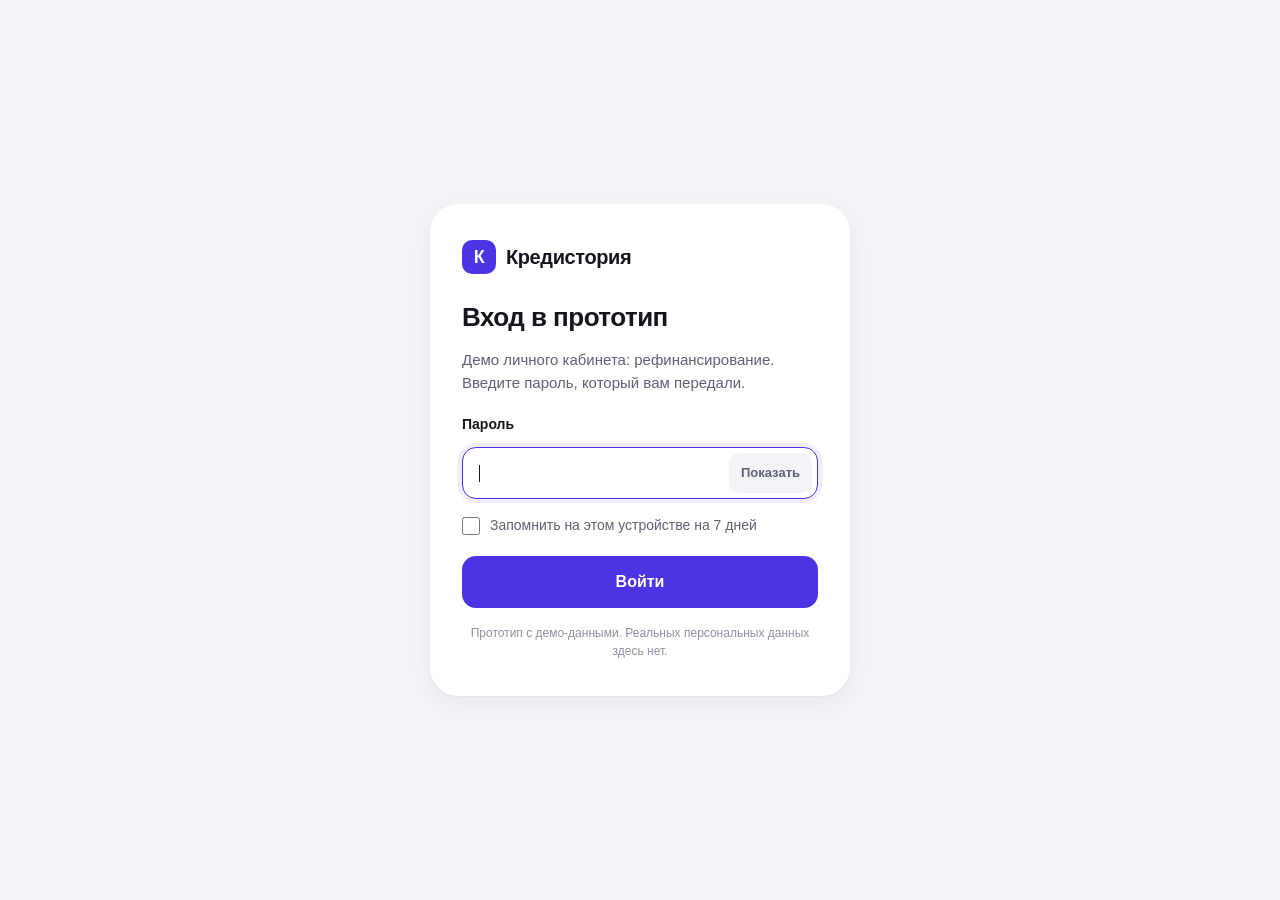
<file: index.html>
<!doctype html>
<html lang="ru">
<head>
  <meta charset="utf-8">
  <meta name="viewport" content="width=device-width, initial-scale=1">
  <meta http-equiv="refresh" content="0; url=refi-prototype-v2/">
  <title>Кабинет Арины · Кредистория</title>
  <link rel="canonical" href="refi-prototype-v2/">
</head>
<body>
  <p><a href="refi-prototype-v2/">Открыть кабинет</a></p>
</body>
</html>
</file>
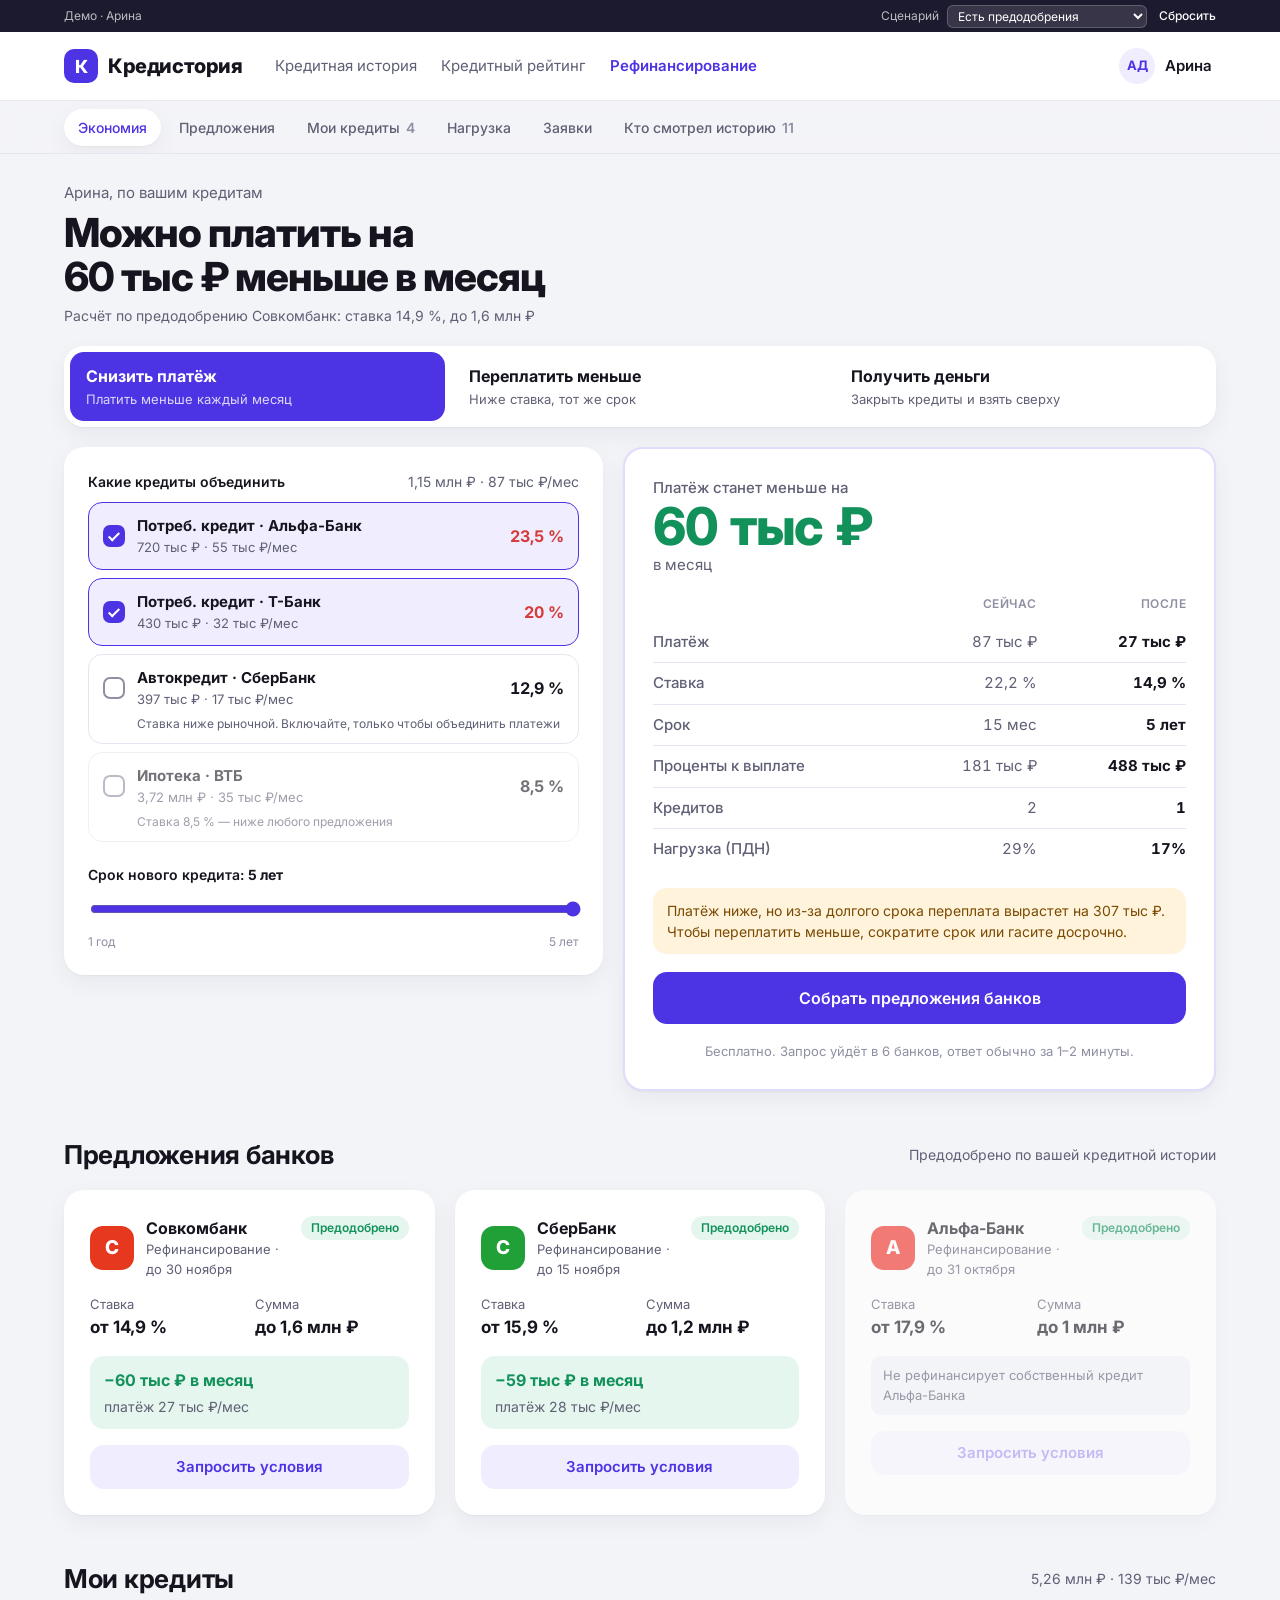
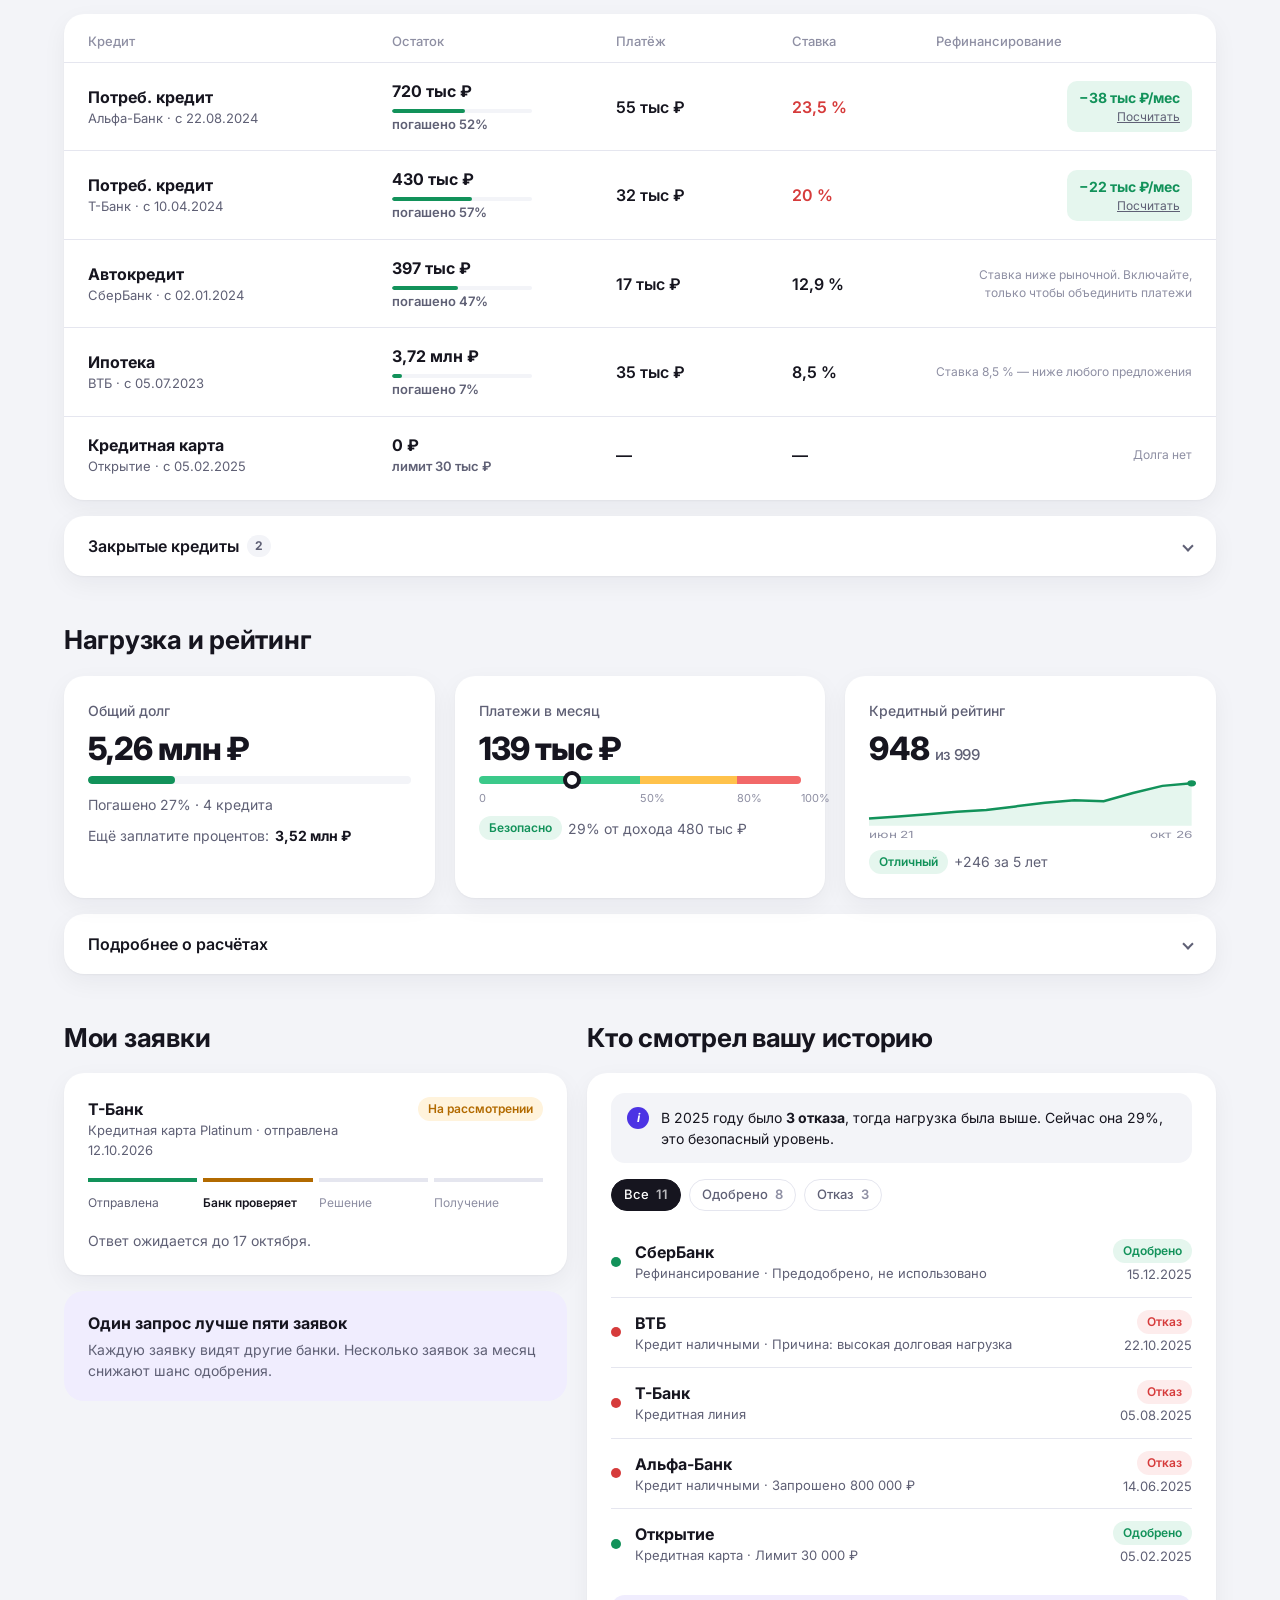
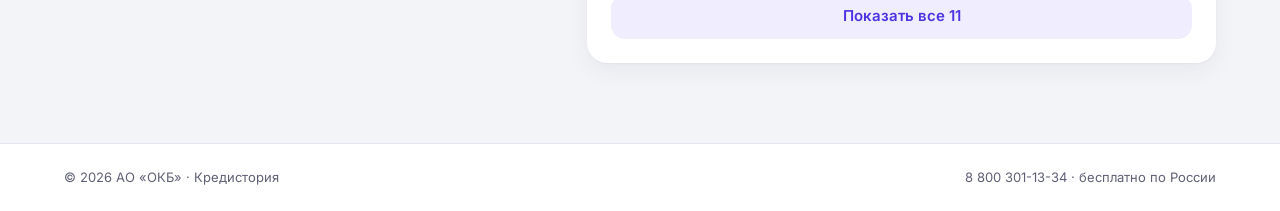
<file: credistory-lk/index.html>
<!doctype html>
<html lang="ru">
<head>
  <meta charset="utf-8">
  <meta name="viewport" content="width=device-width, initial-scale=1, viewport-fit=cover">
  <meta name="theme-color" content="#4C33E4">
  <title>Кабинет Арины · Кредистория</title>
  <link rel="preconnect" href="https://fonts.googleapis.com">
  <link rel="stylesheet" href="https://fonts.googleapis.com/css2?family=Inter:wght@400;500;600;700;800&display=swap">
  <link rel="stylesheet" href="styles.css">
</head>
<body>

  <!-- Демо-полоса: сценарии MVP (предодобрения / запрос по API / все отказали) -->
  <div class="demo-bar">
    <div class="container demo-bar__in">
      <span class="demo-bar__label">Демо · Арина</span>
      <label class="demo-bar__scenario">
        <span>Сценарий</span>
        <select id="scenario">
          <option value="pre">Есть предодобрения</option>
          <option value="api">Без предодобрений, запрос по API</option>
          <option value="decline">Все банки отказали</option>
        </select>
      </label>
      <button class="link-btn" id="resetDemo" type="button">Сбросить</button>
    </div>
  </div>

  <header class="header">
    <div class="container header__in">
      <a class="logo" href="#" aria-label="Кредистория">
        <span class="logo__mark" aria-hidden="true">К</span>
        <span class="logo__text">Кредистория</span>
      </a>
      <nav class="header__nav" aria-label="Основное меню">
        <a href="#">Кредитная история</a>
        <a href="#">Кредитный рейтинг</a>
        <a href="#" class="is-active">Рефинансирование</a>
      </nav>
      <button class="avatar" type="button" id="profileBtn" aria-expanded="false" aria-controls="profilePanel">
        <span class="avatar__circle">АД</span>
        <span class="avatar__name">Арина</span>
      </button>
    </div>
    <div class="profile-panel" id="profilePanel" hidden></div>
  </header>

  <nav class="subnav" aria-label="Разделы кабинета">
    <div class="container subnav__in">
      <a href="#save" class="is-active">Экономия</a>
      <a href="#offers">Предложения</a>
      <a href="#loans">Мои кредиты <b>4</b></a>
      <a href="#load">Нагрузка</a>
      <a href="#apps">Заявки</a>
      <a href="#history">Кто смотрел историю <b>11</b></a>
    </div>
  </nav>

  <main class="container main">

    <!-- 1. ГЛАВНЫЙ БЛОК: сколько можно сэкономить -->
    <section class="save" id="save" aria-labelledby="saveTitle">
      <div class="save__top">
        <p class="save__eyebrow" id="saveEyebrow">Арина, по вашим кредитам</p>
        <h1 class="save__title" id="saveTitle">Можно платить меньше</h1>
        <p class="save__source" id="saveSource"></p>
      </div>

      <div class="goal" role="radiogroup" aria-label="Цель рефинансирования" id="goalSwitch">
        <button type="button" role="radio" class="goal__btn is-active" aria-checked="true" data-goal="pay">
          <b>Снизить платёж</b><small>Платить меньше каждый месяц</small>
        </button>
        <button type="button" role="radio" class="goal__btn" aria-checked="false" data-goal="rate">
          <b>Переплатить меньше</b><small>Ниже ставка, тот же срок</small>
        </button>
        <button type="button" role="radio" class="goal__btn" aria-checked="false" data-goal="cash">
          <b>Получить деньги</b><small>Закрыть кредиты и взять сверху</small>
        </button>
      </div>

      <div class="save__grid">
        <div class="save__controls card">
          <div class="field">
            <div class="field__row">
              <span class="field__label">Какие кредиты объединить</span>
              <span class="muted" id="pickedSum"></span>
            </div>
            <ul class="pick" id="loanPick"></ul>
          </div>
          <div class="field" id="cashField" hidden>
            <label class="field__label" for="cashRange">Деньги сверху: <b id="cashOut"></b></label>
            <input type="range" id="cashRange" min="0" step="50000" value="300000">
            <div class="range-scale"><span>0 ₽</span><span id="cashMax"></span></div>
          </div>
          <div class="field">
            <label class="field__label" for="termRange">Срок нового кредита: <b id="termOut"></b></label>
            <input type="range" id="termRange" min="12" max="60" step="3" value="60">
            <div class="range-scale"><span>1 год</span><span>5 лет</span></div>
          </div>
        </div>

        <div class="save__result card" id="saveResult" aria-live="polite"></div>
      </div>
    </section>

    <!-- 2. Предодобрения / банки -->
    <section class="section" id="offers" aria-labelledby="offersTitle">
      <div class="section__head">
        <h2 id="offersTitle" class="h2">Предложения банков</h2>
        <span class="muted" id="offersHint"></span>
      </div>
      <div class="offers" id="offersList"></div>
    </section>

    <!-- 3. Кредиты: точки входа в рефинансирование -->
    <section class="section" id="loans" aria-labelledby="loansTitle">
      <div class="section__head">
        <h2 id="loansTitle" class="h2">Мои кредиты</h2>
        <span class="muted" id="loansSummary"></span>
      </div>
      <div class="card table-card">
        <div class="ltable" id="loansTable" role="table" aria-label="Действующие кредиты"></div>
      </div>
      <details class="details card">
        <summary>Закрытые кредиты <b class="count">2</b></summary>
        <div class="details__body" id="closedLoans"></div>
      </details>
    </section>

    <!-- 4. Нагрузка -->
    <section class="section" id="load" aria-labelledby="loadTitle">
      <div class="section__head"><h2 id="loadTitle" class="h2">Нагрузка и рейтинг</h2></div>
      <div class="kpis" id="kpis"></div>
      <details class="details card">
        <summary>Подробнее о расчётах</summary>
        <div class="details__body" id="loadDetails"></div>
      </details>
    </section>

    <!-- 5. Заявки + история -->
    <div class="two-col">
      <section class="section" id="apps" aria-labelledby="appsTitle">
        <div class="section__head"><h2 id="appsTitle" class="h2">Мои заявки</h2></div>
        <div class="stack" id="appsList"></div>
      </section>

      <section class="section" id="history" aria-labelledby="histTitle">
        <div class="section__head"><h2 id="histTitle" class="h2">Кто смотрел вашу историю</h2></div>
        <div class="card hist">
          <div class="insight" id="histInsight"></div>
          <div class="chips chips--sm" id="histFilter" role="tablist" aria-label="Фильтр запросов">
            <button class="chip is-active" data-f="all" role="tab" aria-selected="true">Все <b>11</b></button>
            <button class="chip" data-f="ok" role="tab" aria-selected="false">Одобрено <b>8</b></button>
            <button class="chip" data-f="no" role="tab" aria-selected="false">Отказ <b>3</b></button>
          </div>
          <ul class="timeline" id="histList"></ul>
          <button class="btn btn--secondary btn--block" id="histMore" type="button">Показать все 11</button>
        </div>
      </section>
    </div>
  </main>

  <footer class="footer">
    <div class="container footer__in">
      <span>© 2026 АО «ОКБ» · Кредистория</span>
      <span>8 800 301-13-34 · бесплатно по России</span>
    </div>
  </footer>

  <div class="sticky-cta" id="stickyCta">
    <div>
      <div class="sticky-cta__label" id="stickyLabel">Экономия</div>
      <div class="sticky-cta__value" id="stickyValue"></div>
    </div>
    <button class="btn btn--primary" type="button" data-start>Собрать предложения</button>
  </div>

  <!-- Флоу запроса: проверка → ожидание ответов → выбор → переход к партнёру -->
  <dialog class="sheet sheet--flow" id="flow" aria-labelledby="flowTitle">
    <div class="sheet__body" id="flowBody"></div>
  </dialog>

  <script src="data.js"></script>
  <script src="app.js"></script>
</body>
</html>
</file>
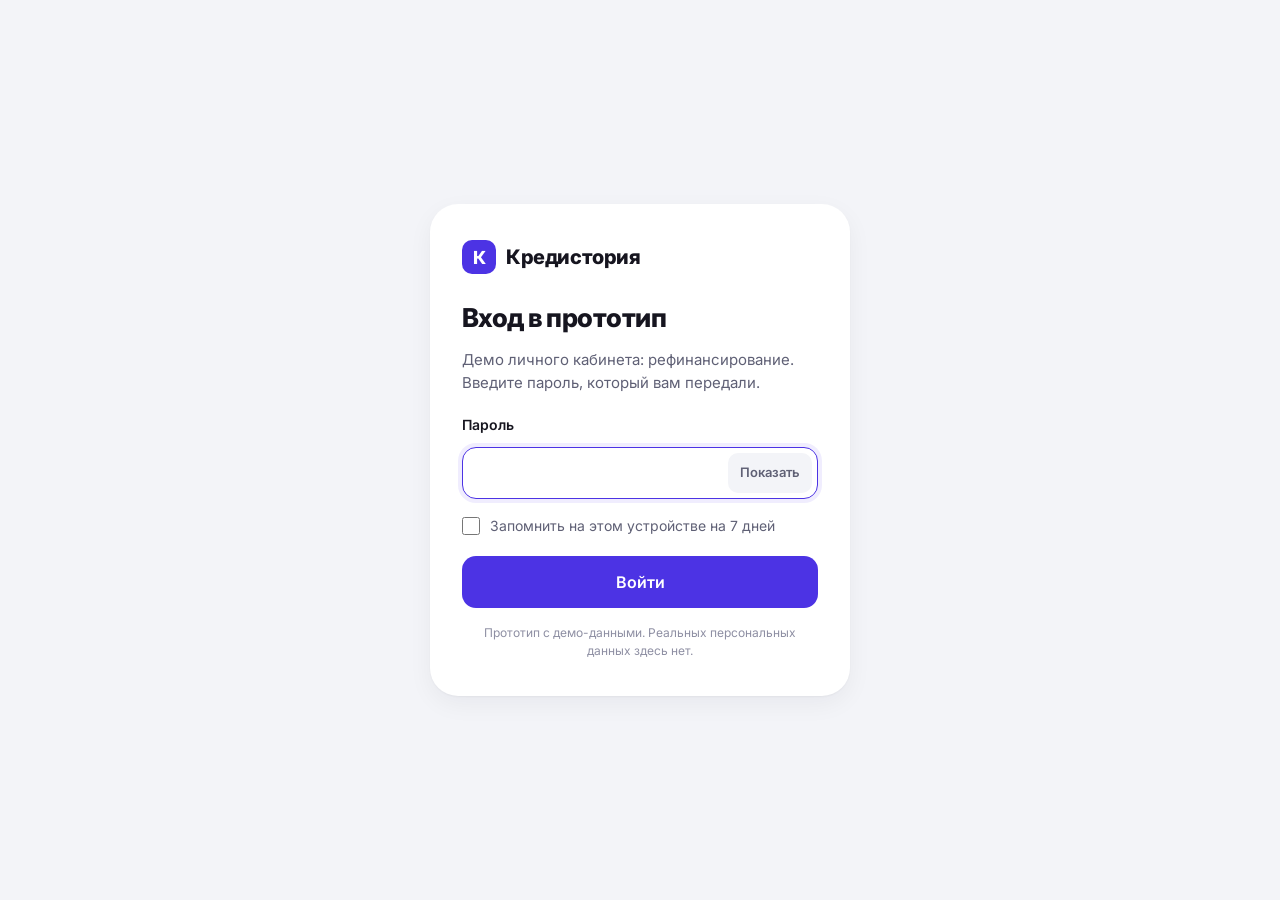
<file: refi-prototype-v2/index.html>
<!doctype html>
<html lang="ru">
<head>
  <meta charset="utf-8">
  <meta name="viewport" content="width=device-width, initial-scale=1, viewport-fit=cover">
  <meta name="theme-color" content="#4C33E4">
  <title>Кабинет Арины · Кредистория</title>
  <meta name="robots" content="noindex, nofollow">
  <link rel="preconnect" href="https://fonts.googleapis.com">
  <link rel="stylesheet" href="https://fonts.googleapis.com/css2?family=Inter:wght@400;500;600;700;800&display=swap">
  <link rel="stylesheet" href="styles.css">
</head>
<body>

  <!-- Экран входа по паролю. Пароль проверяется по SHA-256 из auth.js -->
  <div class="gate" id="gate">
    <form class="gate__card" id="gateForm" autocomplete="off" novalidate>
      <div class="logo gate__logo">
        <span class="logo__mark" aria-hidden="true">К</span>
        <span class="logo__text">Кредистория</span>
      </div>
      <h1 class="gate__title">Вход в прототип</h1>
      <p class="gate__sub">Демо личного кабинета: рефинансирование. Введите пароль, который вам передали.</p>
      <label class="gate__label" for="gatePass">Пароль</label>
      <div class="gate__field">
        <input type="password" id="gatePass" name="password" autocomplete="current-password" required>
        <button type="button" class="gate__eye" id="gateEye" aria-label="Показать пароль">Показать</button>
      </div>
      <p class="gate__error" id="gateError" role="alert" hidden></p>
      <label class="consent gate__remember"><input type="checkbox" id="gateRemember"> <span>Запомнить на этом устройстве на 7 дней</span></label>
      <button class="btn btn--primary btn--lg btn--block" type="submit" id="gateSubmit">Войти</button>
      <p class="gate__fine">Прототип с демо-данными. Реальных персональных данных здесь нет.</p>
    </form>
  </div>

  <div id="app" hidden>

  <!-- Демо-полоса: сценарии MVP (предодобрения / запрос по API / все отказали) -->
  <div class="demo-bar">
    <div class="container demo-bar__in">
      <span class="demo-bar__label">Демо · Арина</span>
      <label class="demo-bar__scenario">
        <span>Сценарий</span>
        <select id="scenario">
          <option value="pre">Есть предодобрения</option>
          <option value="api">Без предодобрений, запрос по API</option>
          <option value="decline">Все банки отказали</option>
        </select>
      </label>
      <button class="link-btn" id="showSurvey" type="button">Показать опрос</button>
      <button class="link-btn" id="resetDemo" type="button">Сбросить</button>
    </div>
  </div>

  <header class="header">
    <div class="container header__in">
      <a class="logo" href="#" aria-label="Кредистория">
        <span class="logo__mark" aria-hidden="true">К</span>
        <span class="logo__text">Кредистория</span>
      </a>
      <nav class="header__nav" aria-label="Основное меню">
        <a href="#">Кредитная история</a>
        <a href="#">Кредитный рейтинг</a>
        <a href="#" class="is-active">Рефинансирование</a>
      </nav>
      <button class="avatar" type="button" id="profileBtn" aria-expanded="false" aria-controls="profilePanel">
        <span class="avatar__circle">АД</span>
        <span class="avatar__name">Арина</span>
      </button>
    </div>
    <div class="profile-panel" id="profilePanel" hidden></div>
  </header>

  <nav class="subnav" aria-label="Разделы кабинета">
    <div class="container subnav__in">
      <a href="#save" class="is-active">Экономия</a>
      <a href="#offers">Предложения</a>
      <a href="#loans">Мои кредиты <b id="navLoans">4</b></a>
      <a href="#load">Нагрузка</a>
      <a href="#apps">Заявки</a>
      <a href="#history">Кто смотрел историю <b id="navHist">11</b></a>
    </div>
  </nav>

  <main class="container main">

    <!-- 1. ГЛАВНЫЙ БЛОК: сколько можно сэкономить -->
    <section class="save" id="save" aria-labelledby="saveTitle">
      <div class="save__top">
        <p class="save__eyebrow" id="saveEyebrow"></p>
        <h1 class="save__title" id="saveTitle"></h1>
        <ul class="pre-banks" id="preBanks" aria-label="Предодобрения по банкам"></ul>
        <p class="save__source" id="saveSource"></p>
      </div>

      <div class="goal-wrap">
        <p class="goal__q" id="goalQ">Что для вас важно? Можно выбрать несколько</p>
        <div class="goal" role="group" aria-labelledby="goalQ" id="goalSwitch">
          <button type="button" class="goal__btn is-active" aria-pressed="true" data-goal="pay">
            <span class="goal__check" aria-hidden="true"></span>
            <span><b>Меньше платёж</b><small>Платить меньше каждый месяц</small></span>
          </button>
          <button type="button" class="goal__btn" aria-pressed="false" data-goal="rate">
            <span class="goal__check" aria-hidden="true"></span>
            <span><b>Ниже ставка</b><small>Переплатить меньше за весь срок</small></span>
          </button>
          <button type="button" class="goal__btn" aria-pressed="false" data-goal="cash">
            <span class="goal__check" aria-hidden="true"></span>
            <span><b>Больше денег</b><small>Закрыть кредиты и взять сверху</small></span>
          </button>
        </div>
      </div>

      <div class="save__grid">
        <div class="save__controls card">
          <div class="field">
            <div class="field__row">
              <span class="field__label">Какие кредиты объединить</span>
              <span class="muted" id="pickedSum"></span>
            </div>
            <ul class="pick" id="loanPick"></ul>
          </div>
          <div class="field" id="cashField" hidden>
            <label class="field__label" for="cashRange">Деньги сверху: <b id="cashOut"></b></label>
            <input type="range" id="cashRange" min="0" step="50000" value="300000">
            <div class="range-scale"><span>0 ₽</span><span id="cashMax"></span></div>
          </div>
          <div class="field">
            <label class="field__label" for="termRange">Срок нового кредита: <b id="termOut"></b> <span class="term-hint" id="termHint"></span></label>
            <input type="range" id="termRange" min="12" max="60" step="3" value="60">
            <div class="range-scale"><span>1 год</span><span>5 лет</span></div>
          </div>
        </div>

        <div class="save__result card" id="saveResult" aria-live="polite"></div>
      </div>
    </section>

    <!-- Ненавязчивый опрос: кредит в банке, который клиент смотрел у нас, но оформил не по нашей ссылке -->
    <aside class="survey card" id="survey" aria-labelledby="surveyTitle" hidden></aside>

    <!-- 2. Предодобрения / банки -->
    <section class="section" id="offers" aria-labelledby="offersTitle">
      <div class="section__head">
        <h2 id="offersTitle" class="h2">Предодобренные предложения</h2>
        <span class="muted" id="offersHint"></span>
      </div>
      <div class="offers" id="offersList"></div>
    </section>

    <!-- 3. Кредиты: точки входа в рефинансирование -->
    <section class="section" id="loans" aria-labelledby="loansTitle">
      <div class="section__head">
        <h2 id="loansTitle" class="h2">Мои кредиты</h2>
        <span class="muted" id="loansSummary"></span>
      </div>
      <div class="card table-card">
        <div class="ltable" id="loansTable" role="table" aria-label="Действующие кредиты"></div>
      </div>
      <details class="details card">
        <summary>Закрытые кредиты <b class="count">2</b></summary>
        <div class="details__body" id="closedLoans"></div>
      </details>
    </section>

    <!-- 4. Нагрузка -->
    <section class="section" id="load" aria-labelledby="loadTitle">
      <div class="section__head"><h2 id="loadTitle" class="h2">Нагрузка и рейтинг</h2></div>
      <div class="kpis" id="kpis"></div>
      <details class="details card">
        <summary>Подробнее о расчётах</summary>
        <div class="details__body" id="loadDetails"></div>
      </details>
    </section>

    <!-- 5. Заявки + история -->
    <div class="two-col">
      <section class="section" id="apps" aria-labelledby="appsTitle">
        <div class="section__head"><h2 id="appsTitle" class="h2">Мои заявки</h2></div>
        <div class="stack" id="appsList"></div>
      </section>

      <section class="section" id="history" aria-labelledby="histTitle">
        <div class="section__head"><h2 id="histTitle" class="h2">Кто смотрел вашу историю</h2></div>
        <div class="card hist">
          <div class="insight" id="histInsight"></div>
          <div class="chips chips--sm" id="histFilter" role="tablist" aria-label="Фильтр запросов">
            <button class="chip is-active" data-f="all" role="tab" aria-selected="true">Все <b id="hcAll"></b></button>
            <button class="chip" data-f="ok" role="tab" aria-selected="false">Одобрено <b id="hcOk"></b></button>
            <button class="chip" data-f="no" role="tab" aria-selected="false">Отказ <b id="hcNo"></b></button>
          </div>
          <ul class="timeline" id="histList"></ul>
          <button class="btn btn--secondary btn--block" id="histMore" type="button">Показать все</button>
        </div>
      </section>
    </div>
  </main>

  <footer class="footer">
    <div class="container footer__in">
      <span>© 2026 АО «ОКБ» · Кредистория</span>
      <span>8 800 301-13-34 · бесплатно по России</span>
    </div>
  </footer>

  <div class="sticky-cta" id="stickyCta">
    <div>
      <div class="sticky-cta__label" id="stickyLabel">Экономия</div>
      <div class="sticky-cta__value" id="stickyValue"></div>
    </div>
    <button class="btn btn--primary" type="button" data-start>Собрать предложения</button>
  </div>

  <!-- Флоу запроса: проверка → ожидание ответов → выбор → переход к партнёру -->
  <dialog class="sheet sheet--flow" id="flow" aria-labelledby="flowTitle">
    <div class="sheet__body" id="flowBody"></div>
  </dialog>

  </div><!-- /#app -->

  <script src="data.js"></script>
  <script src="app.js"></script>
  <script src="auth.js"></script>
</body>
</html>
</file>
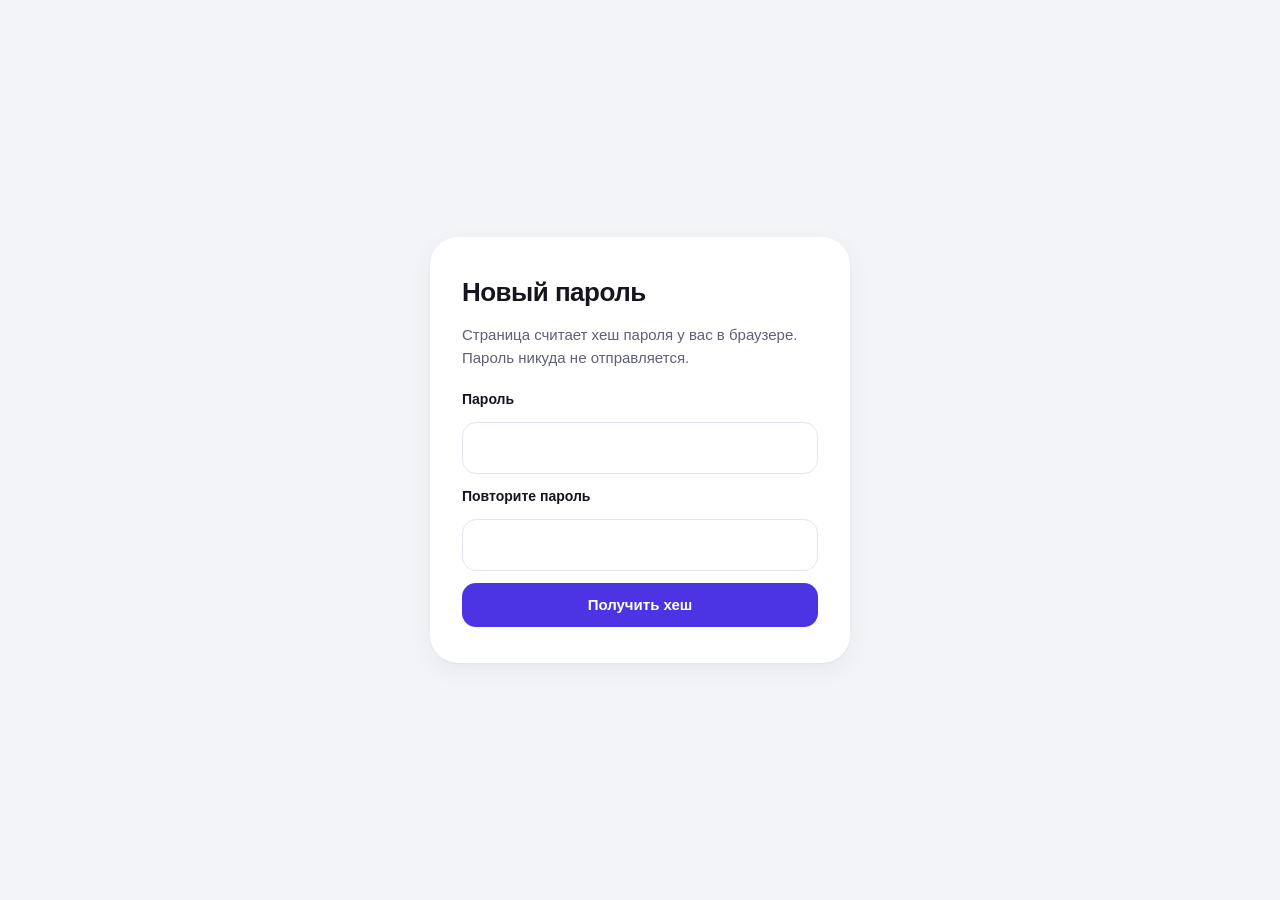
<file: refi-prototype-v2/set-password.html>
<!doctype html>
<html lang="ru">
<head>
  <meta charset="utf-8">
  <meta name="viewport" content="width=device-width, initial-scale=1">
  <meta name="robots" content="noindex, nofollow">
  <title>Смена пароля прототипа</title>
  <link rel="stylesheet" href="styles.css">
  <style>
    .out { font-family: ui-monospace, Menlo, Consolas, monospace; font-size: 13px; word-break: break-all; background: var(--bg); padding: 12px; border-radius: var(--r-sm); }
    .steps-text { font-size: 14px; color: var(--text-2); padding-left: 18px; margin: 0; display: flex; flex-direction: column; gap: 4px; }
    code { background: var(--bg); padding: 1px 6px; border-radius: 6px; }
  </style>
</head>
<body data-auth="tool">
  <!-- Служебная страница: не публикуйте её вместе с прототипом (или удалите после смены пароля) -->
  <div class="gate" id="gate">
    <form class="gate__card" id="f" novalidate>
      <h1 class="gate__title">Новый пароль</h1>
      <p class="gate__sub">Страница считает хеш пароля у вас в браузере. Пароль никуда не отправляется.</p>
      <label class="gate__label" for="p1">Пароль</label>
      <div class="gate__field"><input type="text" id="p1" autocomplete="new-password"></div>
      <label class="gate__label" for="p2">Повторите пароль</label>
      <div class="gate__field"><input type="text" id="p2" autocomplete="new-password"></div>
      <p class="gate__error" id="e" role="alert" hidden></p>
      <button class="btn btn--primary btn--block" type="submit">Получить хеш</button>
      <div id="res" hidden>
        <p class="gate__label">Скопируйте строку:</p>
        <p class="out" id="hash"></p>
        <button class="btn btn--secondary btn--block" type="button" id="copy">Скопировать</button>
        <ol class="steps-text">
          <li>Откройте файл <code>auth.js</code>.</li>
          <li>Замените значение <code>PASSWORD_HASH</code> на скопированную строку.</li>
          <li>Сохраните файл и выложите прототип заново.</li>
        </ol>
      </div>
    </form>
  </div>
  <script src="auth.js"></script>
  <script>
    (function () {
      var f = document.getElementById("f"), e = document.getElementById("e");
      f.addEventListener("submit", function (ev) {
        ev.preventDefault();
        var a = document.getElementById("p1").value, b = document.getElementById("p2").value;
        e.hidden = true;
        if (a.length < 8) { e.textContent = "Пароль должен быть не короче 8 символов."; e.hidden = false; return; }
        if (a !== b) { e.textContent = "Пароли не совпадают."; e.hidden = false; return; }
        document.getElementById("hash").textContent = window.__refiHash(a);
        document.getElementById("res").hidden = false;
      });
      document.getElementById("copy").addEventListener("click", function () {
        var t = document.getElementById("hash").textContent, btn = this;
        var done = function () { btn.textContent = "Скопировано"; };
        if (navigator.clipboard) navigator.clipboard.writeText(t).then(done, function () { select(); });
        else select();
        function select() { var r = document.createRange(); r.selectNodeContents(document.getElementById("hash")); var s = getSelection(); s.removeAllRanges(); s.addRange(r); btn.textContent = "Выделено — нажмите Ctrl+C"; }
      });
    })();
  </script>
</body>
</html>
</file>
<file: credistory-lk/styles.css>
/* ==========================================================
   Токены в стиле Кредистории.
   Подтверждено с сайта: фирменный цвет #4C33E4 (meta theme-color).
   Остальные значения подобраны под визуальный язык credistory.ru
   (светлый фон, белые карточки, крупные скругления) — сверить с UI-kit.
   ========================================================== */
:root {
  --primary: #4C33E4;
  --primary-hover: #3D26C9;
  --primary-50: #F0EDFE;
  --primary-100: #E1DBFC;

  --bg: #F3F4F8;
  --surface: #FFFFFF;
  --text: #16151F;
  --text-2: #5F6075;
  --text-3: #8E8FA3;
  --border: #E5E6EF;

  --ok: #12925A;   --ok-50: #E5F6EE;
  --warn: #B26A00; --warn-50: #FFF3DC;
  --no: #D63B3B;   --no-50: #FDECEC;
  --warn-bar: #F2A93B;

  --r-xl: 28px; --r-lg: 20px; --r-md: 14px; --r-sm: 10px;
  --shadow: 0 1px 2px rgba(22, 21, 31, .04), 0 8px 24px rgba(22, 21, 31, .05);
  --font: "Inter", "Helvetica Neue", Arial, sans-serif;
  --gutter: 24px;
}

*, *::before, *::after { box-sizing: border-box; }
html { scroll-behavior: smooth; scroll-padding-top: 120px; }
body {
  margin: 0; background: var(--bg); color-scheme: light; color: var(--text);
  font: 400 16px/1.5 var(--font); -webkit-font-smoothing: antialiased;
  overflow-x: hidden;
}
a { color: inherit; text-decoration: none; }
button { font: inherit; color: inherit; cursor: pointer; }
h1, h2, h3, p { margin: 0; }
small { font-size: 13px; color: var(--text-2); }
[hidden] { display: none !important; }
:focus-visible { outline: 3px solid var(--primary-100); outline-offset: 2px; border-radius: 8px; }

.container { max-width: 1200px; margin: 0 auto; padding-left: max(var(--gutter), env(safe-area-inset-left, 0px)); padding-right: max(var(--gutter), env(safe-area-inset-right, 0px)); }
.nowrap { white-space: nowrap; }
.muted { color: var(--text-2); font-size: 14px; }
.pos { color: var(--ok); }
.neg { color: var(--no); }
.note { font-size: 13px; color: var(--text-3); margin-top: 16px; }
.h2 { font-size: 26px; line-height: 1.2; font-weight: 700; letter-spacing: -.01em; }
.h3 { font-size: 18px; line-height: 1.3; font-weight: 700; }
.card { background: var(--surface); border-radius: var(--r-lg); box-shadow: var(--shadow); }
.link { color: var(--primary); font-weight: 600; font-size: 14px; background: none; border: 0; padding: 0; }
.link:hover { text-decoration: underline; }

/* ---------- кнопки ---------- */
.btn {
  display: inline-flex; align-items: center; justify-content: center; gap: 8px;
  height: 44px; padding: 0 20px; border-radius: var(--r-md); border: 0;
  font-weight: 600; font-size: 15px; white-space: nowrap; transition: background .15s, transform .1s;
}
.btn:active { transform: translateY(1px); }
.btn--lg { height: 52px; padding: 0 26px; font-size: 16px; }
.btn--block { width: 100%; }
.btn--primary { background: var(--primary); color: #fff; }
.btn--primary:hover { background: var(--primary-hover); }
.btn--secondary { background: var(--primary-50); color: var(--primary); }
.btn--secondary:hover { background: var(--primary-100); }
.btn--white { background: #fff; color: var(--primary); }
.btn--white:hover { background: var(--primary-50); }
.btn--ghost-white { background: rgba(255,255,255,.14); color: #fff; }
.btn--ghost-white:hover { background: rgba(255,255,255,.24); }
.btn--text { background: none; color: var(--primary); height: 36px; padding: 0 8px; }
.icon-btn { margin-left: auto; width: 36px; height: 36px; border-radius: 50%; border: 0; background: var(--bg); font-size: 22px; line-height: 1; }

/* ---------- бейджи и чипы ---------- */
.badge {
  display: inline-flex; align-items: center; gap: 4px; padding: 3px 10px; border-radius: 999px;
  font-size: 12px; font-weight: 600; white-space: nowrap;
}
.badge--ok { background: var(--ok-50); color: var(--ok); }
.badge--warn { background: var(--warn-50); color: var(--warn); }
.badge--no { background: var(--no-50); color: var(--no); }
.badge--primary { background: var(--primary-50); color: var(--primary); }
a.badge--primary:hover { background: var(--primary-100); }
.pill { display: inline-block; padding: 6px 12px; border-radius: 999px; font-size: 13px; font-weight: 500; }
.pill--light { background: rgba(255,255,255,.16); color: #fff; }

.chips { display: flex; gap: 8px; overflow-x: auto; scrollbar-width: none; }
.chips::-webkit-scrollbar { display: none; }
.chip {
  flex: none; height: 38px; padding: 0 16px; border-radius: 999px; border: 1px solid var(--border);
  background: var(--surface); font-size: 14px; font-weight: 500; color: var(--text-2);
}
.chip b { font-weight: 600; color: var(--text-3); margin-left: 4px; }
.chip.is-active { background: var(--text); border-color: var(--text); color: #fff; }
.chip.is-active b { color: rgba(255,255,255,.7); }
.chips--sm .chip { height: 32px; padding: 0 12px; font-size: 13px; }

/* ---------- демо-полоса и шапка ---------- */
.demo-bar { background: #1C1A2E; color: rgba(255,255,255,.7); font-size: 12px; }
.demo-bar__in { display: flex; justify-content: space-between; align-items: center; height: 32px; gap: 12px; }
.demo-bar__actions { display: flex; gap: 16px; }
.link-btn { background: none; border: 0; padding: 0; color: #fff; font-size: 12px; font-weight: 500; }
.link-btn:hover { text-decoration: underline; }

.header { background: var(--surface); border-bottom: 1px solid var(--border); position: relative; z-index: 20; }
.header__in { display: flex; align-items: center; gap: 32px; height: 68px; }
.logo { display: flex; align-items: center; gap: 10px; font-weight: 800; font-size: 20px; letter-spacing: -.02em; }
.logo__mark {
  width: 34px; height: 34px; border-radius: 10px; background: var(--primary); color: #fff;
  display: grid; place-items: center; font-size: 18px;
}
.header__nav { display: flex; gap: 24px; font-size: 15px; color: var(--text-2); }
.header__nav a:hover { color: var(--primary); }
.avatar { margin-left: auto; display: flex; align-items: center; gap: 10px; background: none; border: 0; padding: 4px; }
.avatar__circle { width: 36px; height: 36px; border-radius: 50%; background: var(--primary-50); color: var(--primary); display: grid; place-items: center; font-weight: 700; font-size: 13px; }
.avatar__name { font-weight: 600; font-size: 15px; }
.profile-panel { position: absolute; left: 0; right: 0; top: 100%; padding-top: 8px; }
.profile { margin-left: auto; max-width: 340px; padding: 20px; display: flex; flex-direction: column; gap: 4px; font-size: 14px; color: var(--text-2); }
.profile b { color: var(--text); font-size: 16px; margin-bottom: 4px; }

.subnav { position: sticky; top: env(safe-area-inset-top, 0px); z-index: 15; background: rgba(243,244,248,.92); backdrop-filter: blur(10px); border-bottom: 1px solid var(--border); }
.subnav__in { display: flex; gap: 4px; overflow-x: auto; scrollbar-width: none; height: 52px; align-items: center; }
.subnav__in::-webkit-scrollbar { display: none; }
.subnav a { flex: none; padding: 8px 14px; border-radius: 999px; font-size: 14px; font-weight: 500; color: var(--text-2); }
.subnav a b { font-weight: 600; color: var(--text-3); margin-left: 2px; }
.subnav a:hover { color: var(--text); }
.subnav a.is-active { background: var(--surface); color: var(--primary); box-shadow: var(--shadow); }

/* ---------- main ---------- */
.main { padding-top: 28px; padding-bottom: 80px; }
.hello { color: var(--text-2); font-size: 15px; margin-bottom: 12px; }
.section { margin-top: 48px; }
.section__head { display: flex; align-items: center; justify-content: space-between; gap: 16px; flex-wrap: wrap; margin-bottom: 20px; }

/* ---------- hero ---------- */
.hero { display: grid; grid-template-columns: minmax(0, 1.55fr) minmax(0, 1fr); gap: 20px; }
.hero__main {
  border-radius: var(--r-xl); padding: 36px; color: #fff; position: relative; overflow: hidden;
  background: radial-gradient(120% 140% at 100% 0%, #7A63FF 0%, var(--primary) 45%, #3520B8 100%);
  display: flex; flex-direction: column; gap: 16px;
}
.hero__main::after {
  content: ""; position: absolute; right: -80px; bottom: -120px; width: 320px; height: 320px; border-radius: 50%;
  background: rgba(255,255,255,.07); pointer-events: none;
}
.hero__title { font-size: 44px; line-height: 1.08; font-weight: 800; letter-spacing: -.025em; }
.hero__title span { display: block; }
.hero__sub { font-size: 17px; color: rgba(255,255,255,.86); max-width: 520px; }
.hero__sub b { color: #fff; }
.hero__banks { list-style: none; padding: 0; margin: 4px 0 0; display: flex; flex-wrap: wrap; gap: 10px; position: relative; z-index: 1; }
.bank-chip {
  display: flex; align-items: center; gap: 10px; padding: 8px 14px 8px 8px; border-radius: var(--r-md);
  background: rgba(255,255,255,.12); border: 1px solid rgba(255,255,255,.18); transition: background .15s;
}
.bank-chip:hover { background: rgba(255,255,255,.22); }
.bank-chip b { display: block; font-size: 14px; }
.bank-chip small { display: block; color: rgba(255,255,255,.78); font-size: 12px; }
.hero__actions { display: flex; gap: 12px; flex-wrap: wrap; margin-top: 8px; position: relative; z-index: 1; }

.bank-mark {
  flex: none; width: 32px; height: 32px; border-radius: 10px; background: var(--bank); color: #fff;
  display: grid; place-items: center; font-weight: 800; font-size: 15px;
}
.bank-mark--lg { width: 44px; height: 44px; border-radius: 13px; font-size: 19px; }

/* план */
.hero__plan { padding: 28px; border-radius: var(--r-xl); }
.plan__head { display: flex; align-items: center; justify-content: space-between; margin-bottom: 18px; }
.plan__progress { font-size: 13px; font-weight: 600; color: var(--primary); background: var(--primary-50); padding: 4px 10px; border-radius: 999px; }
.steps { list-style: none; margin: 0; padding: 0; display: flex; flex-direction: column; }
.step { display: flex; gap: 14px; position: relative; padding-bottom: 18px; }
.step:not(:last-child)::before { content: ""; position: absolute; left: 15px; top: 34px; bottom: 2px; width: 2px; background: var(--border); }
.step.is-done:not(:last-child)::before { background: var(--ok); }
.step__dot {
  flex: none; width: 32px; height: 32px; border-radius: 50%; display: grid; place-items: center;
  font-size: 14px; font-weight: 700; background: var(--bg); color: var(--text-3); border: 2px solid var(--border);
}
.step.is-done .step__dot { background: var(--ok); border-color: var(--ok); color: #fff; }
.step.is-current .step__dot { background: var(--primary); border-color: var(--primary); color: #fff; box-shadow: 0 0 0 4px var(--primary-50); }
.step b { display: block; font-size: 15px; line-height: 1.35; padding-top: 5px; }
.step p { font-size: 14px; color: var(--text-2); margin: 2px 0 4px; }
.step:not(.is-current):not(.is-done) b { color: var(--text-2); }
.steps--compact .step { padding-bottom: 14px; }

/* ---------- предложения ---------- */
.offers { display: grid; grid-template-columns: repeat(3, minmax(0, 1fr)); gap: 20px; }
.offer { padding: 24px; display: flex; flex-direction: column; gap: 16px; border: 2px solid transparent; transition: border-color .15s; }
.offer:target, .offer:hover { border-color: var(--primary-100); }
.offer__head { display: flex; align-items: center; gap: 12px; }
.offer__head > div { min-width: 0; flex: 1; }
.offer__head b { display: block; font-size: 16px; }
.offer__head small { display: block; }
.offer__head .badge { align-self: flex-start; }
.offer__amount small { display: block; font-size: 13px; }
.offer__amount strong { font-size: 30px; font-weight: 800; letter-spacing: -.02em; line-height: 1.15; }
.offer__facts { margin: 0; display: grid; grid-template-columns: 1fr 1fr; gap: 12px; }
.offer__facts dt { font-size: 13px; color: var(--text-2); }
.offer__facts dd { margin: 0; font-weight: 700; font-size: 17px; }
.offer__facts dd small { font-weight: 500; }
.offer__gain { display: flex; flex-wrap: wrap; align-items: baseline; gap: 4px 10px; background: var(--ok-50); border-radius: var(--r-md); padding: 12px 14px; font-size: 14px; }
.offer__gain span { color: var(--text-2); }
.offer__gain s { color: var(--text-2); }
.offer__gain b { width: 100%; font-size: 16px; }
.offer__closes { font-size: 13px; color: var(--text-2); }
.offer__perk { font-size: 14px; font-weight: 500; padding-left: 12px; border-left: 3px solid var(--primary); }
.offer__foot { margin-top: auto; display: flex; flex-direction: column; align-items: center; gap: 4px; }

/* ---------- калькулятор ---------- */
.calc { padding: 32px; display: grid; grid-template-columns: minmax(0, 1fr) minmax(0, 1fr); gap: 40px; }
.calc__intro { display: flex; flex-direction: column; gap: 20px; }
.field { display: flex; flex-direction: column; gap: 10px; }
.field__label { font-size: 14px; font-weight: 600; }
.seg { display: flex; background: var(--bg); padding: 4px; border-radius: var(--r-md); gap: 4px; }
.seg__btn { flex: 1; border: 0; background: none; padding: 10px 8px; border-radius: var(--r-sm); font-size: 14px; font-weight: 600; color: var(--text-2); }
.seg__btn.is-active { background: var(--surface); color: var(--primary); box-shadow: var(--shadow); }
input[type=range] { width: 100%; accent-color: var(--primary); height: 24px; }
.range-scale { display: flex; justify-content: space-between; font-size: 12px; color: var(--text-3); }
.calc__result { background: var(--bg); border-radius: var(--r-lg); padding: 24px; display: flex; flex-direction: column; gap: 16px; }
.compare { display: grid; grid-template-columns: 1fr auto 1fr; gap: 12px; align-items: center; }
.compare__col { display: flex; flex-direction: column; gap: 2px; min-width: 0; }
.compare__col .muted { font-size: 12px; }
.compare__label { font-size: 13px; color: var(--text-2); font-weight: 500; }
.compare__pay { font-size: 22px; font-weight: 800; letter-spacing: -.01em; }
.compare__pay small { font-weight: 500; }
.compare__col--new .compare__pay { color: var(--primary); }
.compare__arrow { font-size: 20px; color: var(--text-3); }
.delta { font-size: 32px; font-weight: 800; letter-spacing: -.02em; }
.delta small { font-size: 15px; font-weight: 500; color: var(--text-2); }
.verdict { font-size: 14px; padding: 12px 14px; border-radius: var(--r-md); }
.verdict--ok { background: var(--ok-50); color: #0B6B41; }
.verdict--warn { background: var(--warn-50); color: #7A4A00; }

/* ---------- нагрузка ---------- */
.kpis { display: grid; grid-template-columns: repeat(3, minmax(0, 1fr)); gap: 20px; }
.kpi { padding: 24px; display: flex; flex-direction: column; gap: 10px; }
.kpi__label { font-size: 14px; color: var(--text-2); font-weight: 500; }
.kpi__value { font-size: 32px; font-weight: 800; letter-spacing: -.02em; line-height: 1.1; }
.kpi__value small { font-size: 15px; font-weight: 500; }
.kpi__hint { font-size: 14px; color: var(--text-2); display: flex; flex-wrap: wrap; align-items: center; gap: 6px; }
.kpi__hint b { color: var(--text); }
.bar { display: block; height: 8px; border-radius: 99px; background: var(--bg); overflow: hidden; }
.bar > span { display: block; height: 100%; border-radius: 99px; background: var(--ok); }
.bar--sm { height: 4px; margin: 6px 0 2px; max-width: 140px; }
.gauge__track { position: relative; height: 8px; border-radius: 99px; background: linear-gradient(90deg, #3BC98A 0 50%, #FFC24B 50% 80%, #F26868 80% 100%); }
.gauge__mark { position: absolute; top: 50%; width: 18px; height: 18px; border-radius: 50%; background: #fff; border: 4px solid var(--text); transform: translate(-50%, -50%); }
.gauge__scale { display: grid; grid-template-columns: 50% 30% 20% 0; font-size: 11px; color: var(--text-3); margin-top: 6px; }
.gauge__scale span:last-child { transform: translateX(-100%); }
.spark { width: 100%; height: 64px; overflow: visible; }
.spark__area { fill: var(--ok-50); }
.spark__line { fill: none; stroke: var(--ok); stroke-width: 2.5; }
.spark text { font-size: 11px; fill: var(--text-3); }

.details { margin-top: 16px; }
.details summary { list-style: none; cursor: pointer; padding: 18px 24px; font-weight: 600; display: flex; align-items: center; gap: 8px; }
.details summary::-webkit-details-marker { display: none; }
.details summary::after { content: ""; margin-left: auto; width: 8px; height: 8px; border-right: 2px solid var(--text-2); border-bottom: 2px solid var(--text-2); transform: rotate(45deg); transition: transform .2s; }
.details[open] summary::after { transform: rotate(-135deg); }
.details__body { padding: 0 24px 24px; }
.count { font-size: 12px; background: var(--bg); color: var(--text-2); padding: 2px 8px; border-radius: 99px; }
.facts { display: grid; grid-template-columns: repeat(2, minmax(0, 1fr)); gap: 0 32px; margin: 0; }
.facts > div { padding: 12px 0; border-bottom: 1px solid var(--border); }
.facts dt { font-size: 13px; color: var(--text-2); }
.facts dd { margin: 2px 0 0; font-weight: 600; display: flex; flex-wrap: wrap; gap: 6px; align-items: center; }

/* ---------- кредиты ---------- */
.table-card { padding: 8px 0; }
.lrow { display: grid; grid-template-columns: 1.8fr 1.3fr 1fr .8fr 1.6fr; gap: 16px; align-items: center; padding: 16px 24px; border-bottom: 1px solid var(--border); }
.lrow:last-child { border-bottom: 0; }
.lrow--head { font-size: 13px; color: var(--text-3); font-weight: 500; padding-top: 10px; padding-bottom: 10px; }
.lrow b, .lrow small { display: block; }
.lrow [data-l] { font-weight: 600; }
.lrow__act { text-align: right; }
.mini-row { display: flex; justify-content: space-between; align-items: center; gap: 12px; padding: 12px 0; border-bottom: 1px solid var(--border); }
.mini-row:last-child { border-bottom: 0; }
.mini-row b, .mini-row small { display: block; }

/* ---------- заявки и история ---------- */
.two-col { display: grid; grid-template-columns: minmax(0, 1fr) minmax(0, 1.25fr); gap: 20px; align-items: start; }
.app { padding: 24px; display: flex; flex-direction: column; gap: 18px; }
.app__head { display: flex; justify-content: space-between; align-items: flex-start; gap: 12px; }
.app__head b, .app__head small { display: block; }
.track { list-style: none; padding: 0; margin: 0; display: grid; grid-template-columns: repeat(4, 1fr); gap: 6px; counter-reset: t; }
.track li { font-size: 12px; color: var(--text-3); padding-top: 12px; border-top: 4px solid var(--border); }
.track li.is-done { border-color: var(--ok); color: var(--text-2); }
.track li.is-current { border-color: var(--warn); color: var(--text); font-weight: 600; }
.tip { margin-top: 16px; padding: 20px 24px; background: var(--primary-50); box-shadow: none; }
.tip p { font-size: 14px; color: var(--text-2); margin-top: 4px; }

#history .card { padding: 20px 24px 24px; display: flex; flex-direction: column; gap: 16px; }
.insight { display: flex; gap: 12px; background: var(--bg); border-radius: var(--r-md); padding: 14px 16px; font-size: 14px; }
.insight__icon { flex: none; width: 22px; height: 22px; border-radius: 50%; background: var(--primary); color: #fff; display: grid; place-items: center; font-size: 12px; font-weight: 700; font-style: italic; }
.timeline { list-style: none; margin: 0; padding: 0; }
.tl { display: flex; align-items: center; gap: 14px; padding: 12px 0; border-bottom: 1px solid var(--border); }
.tl:last-child { border-bottom: 0; }
.tl__dot { flex: none; width: 10px; height: 10px; border-radius: 50%; }
.tl__dot.ok { background: var(--ok); } .tl__dot.no { background: var(--no); }
.tl__main { flex: 1; min-width: 0; }
.tl__main b, .tl__main small { display: block; }
.tl__side { display: flex; flex-direction: column; align-items: flex-end; gap: 2px; text-align: right; }

/* ---------- футер, липкая кнопка, диалог ---------- */
.footer { border-top: 1px solid var(--border); background: var(--surface); }
.footer__in { display: flex; justify-content: space-between; flex-wrap: wrap; gap: 8px; padding-top: 24px; padding-bottom: 24px; font-size: 13px; color: var(--text-2); }

.sticky-cta { display: none; }

.sheet { border: 0; padding: 0; border-radius: var(--r-xl); width: min(520px, calc(100% - 32px)); box-shadow: 0 24px 64px rgba(22,21,31,.25); color: var(--text); }
.sheet::backdrop { background: rgba(22,21,31,.45); }
.sheet__body { padding: 28px; display: flex; flex-direction: column; gap: 16px; }
.sheet__body p { font-size: 15px; }

/* ==========================================================
   Адаптив
   ========================================================== */
@media (max-width: 1080px) {
  .hero { grid-template-columns: 1fr; }
  .offers { grid-template-columns: repeat(2, minmax(0, 1fr)); }
  .calc { grid-template-columns: 1fr; gap: 28px; }
  .two-col { grid-template-columns: 1fr; }
  .header__nav { display: none; }
}

@media (max-width: 760px) {
  :root { --gutter: 16px; }
  html { scroll-padding-top: 64px; }
  body { font-size: 15px; }
  .demo-bar__in > span:first-child { overflow: hidden; text-overflow: ellipsis; white-space: nowrap; min-width: 0; }
  .demo-bar__actions { flex: none; gap: 12px; }
  .link-btn { white-space: nowrap; }
  .header__in { height: 56px; }
  .logo { font-size: 18px; }
  .logo__mark { width: 30px; height: 30px; font-size: 16px; }
  .avatar__name { display: none; }
  .main { padding-top: 20px; padding-bottom: 110px; }
  .section { margin-top: 36px; }
  .h2 { font-size: 22px; }
  .section__head { margin-bottom: 14px; }
  .section__head .chips { width: 100%; }

  .hero__main { padding: 24px 20px; border-radius: var(--r-lg); }
  .hero__title { font-size: 30px; }
  .hero__sub { font-size: 15px; }
  .hero__banks { flex-direction: column; }
  .bank-chip { width: 100%; }
  .hero__actions .btn { flex: 1 1 100%; }
  .hero__plan { padding: 20px; border-radius: var(--r-lg); }

  .offers { grid-template-columns: 1fr; gap: 14px; }
  .offer { padding: 20px; }
  .offer__amount strong { font-size: 26px; }

  .calc { padding: 20px; }
  .calc__result { padding: 18px; }
  .compare { grid-template-columns: 1fr 1fr; }
  .compare__arrow { display: none; }
  .compare__pay { font-size: 19px; }
  .delta { font-size: 26px; }
  .seg { flex-direction: column; }

  .kpis { grid-template-columns: 1fr; gap: 14px; }
  .kpi { padding: 20px; }
  .kpi__value { font-size: 28px; }
  .facts { grid-template-columns: 1fr; }
  .details summary { padding: 16px 20px; }
  .details__body { padding: 0 20px 20px; }

  /* таблица кредитов -> карточки */
  .lrow--head { display: none; }
  .lrow { grid-template-columns: 1fr 1fr 1fr; gap: 10px 12px; padding: 16px 20px; }
  .lrow__name { grid-column: 1 / -1; }
  .lrow [data-l]::before { content: attr(data-l); display: block; font-size: 12px; font-weight: 500; color: var(--text-3); }
  .lrow__act { grid-column: 1 / -1; text-align: left; }
  .lrow__act:empty { display: none; }
  .bar--sm { max-width: none; }

  #history .card { padding: 16px; }
  .tl { gap: 10px; }
  .track li { font-size: 11px; }

  .sticky-cta {
    display: flex; position: fixed; left: calc(12px + env(safe-area-inset-left, 0px)); right: calc(12px + env(safe-area-inset-right, 0px)); bottom: calc(12px + env(safe-area-inset-bottom, 0px)); z-index: 30;
    align-items: center; justify-content: space-between; gap: 12px; padding: 10px 10px 10px 18px;
    background: var(--text); color: #fff; border-radius: var(--r-lg); box-shadow: 0 12px 32px rgba(22,21,31,.3);
    transform: translateY(140%); transition: transform .25s;
  }
  .sticky-cta.is-visible { transform: none; }
  .sticky-cta__label { font-size: 12px; color: rgba(255,255,255,.7); }
  .sticky-cta__value { font-weight: 700; font-size: 17px; }
  .sheet { width: 100%; max-width: none; margin: auto 0 0; border-radius: var(--r-xl) var(--r-xl) 0 0; }
  .sheet__body { padding: 22px 18px calc(22px + env(safe-area-inset-bottom)); }
}

@media (prefers-reduced-motion: reduce) {
  html { scroll-behavior: auto; }
  * { transition: none !important; }
}

/* ==========================================================
   v2: экономия первым экраном и флоу запроса
   ========================================================== */
.demo-bar__in { justify-content: flex-start; }
.demo-bar__label { margin-right: auto; }
.demo-bar__scenario { display: flex; align-items: center; gap: 8px; }
.demo-bar__scenario select {
  font: inherit; font-size: 12px; color: #fff; background: rgba(255,255,255,.12);
  border: 1px solid rgba(255,255,255,.2); border-radius: 6px; padding: 2px 6px; max-width: 200px;
}
.demo-bar__scenario select option { color: #16151F; }
.header__nav a.is-active { color: var(--primary); font-weight: 600; }

.save { display: flex; flex-direction: column; gap: 20px; }
.save__top { display: flex; flex-direction: column; gap: 6px; }
.save__eyebrow { font-size: 15px; color: var(--text-2); }
.save__title { font-size: 40px; line-height: 1.1; font-weight: 800; letter-spacing: -.025em; text-wrap: balance; max-width: 820px; }
.save__source { font-size: 14px; color: var(--text-2); }

.goal { display: grid; grid-template-columns: repeat(3, minmax(0, 1fr)); gap: 8px; background: var(--surface); padding: 6px; border-radius: var(--r-lg); box-shadow: var(--shadow); }
.goal__btn {
  text-align: left; border: 0; background: none; padding: 12px 16px; border-radius: var(--r-md);
  display: flex; flex-direction: column; gap: 2px; transition: background .15s;
}
.goal__btn b { font-size: 16px; }
.goal__btn small { font-size: 13px; }
.goal__btn:hover { background: var(--bg); }
.goal__btn.is-active { background: var(--primary); color: #fff; }
.goal__btn.is-active small { color: rgba(255,255,255,.8); }

.save__grid { display: grid; grid-template-columns: minmax(0, 1fr) minmax(0, 1.1fr); gap: 20px; align-items: start; }
.save__controls { padding: 24px; display: flex; flex-direction: column; gap: 22px; }
.field__row { display: flex; justify-content: space-between; align-items: baseline; gap: 12px; flex-wrap: wrap; }
.pick { list-style: none; margin: 0; padding: 0; display: flex; flex-direction: column; gap: 8px; }
.pick__item { border: 1.5px solid var(--border); border-radius: var(--r-md); transition: border-color .15s, background .15s; }
.pick__item.is-on { border-color: var(--primary); background: var(--primary-50); }
.pick__item.is-off { opacity: .6; }
.pick__item label { display: flex; align-items: center; gap: 12px; padding: 12px 14px; cursor: pointer; }
.pick__item.is-off label { cursor: not-allowed; }
.pick__item input { position: absolute; opacity: 0; width: 1px; height: 1px; }
.pick__box { flex: none; width: 22px; height: 22px; border-radius: 7px; border: 2px solid var(--text-3); display: grid; place-items: center; background: var(--surface); }
.pick__item.is-on .pick__box { background: var(--primary); border-color: var(--primary); }
.pick__item.is-on .pick__box::after { content: ""; width: 6px; height: 11px; border: solid #fff; border-width: 0 2px 2px 0; transform: translateY(-1px) rotate(45deg); }
.pick__item input:focus-visible + .pick__box { outline: 3px solid var(--primary-100); outline-offset: 2px; }
.pick__main { flex: 1; min-width: 0; }
.pick__main b, .pick__main small { display: block; }
.pick__main b { font-size: 15px; }
.pick__rate { font-weight: 700; font-variant-numeric: tabular-nums; }
.pick__note { font-size: 12px; color: var(--text-2); padding: 0 14px 10px 48px; margin-top: -6px; }

.save__result { padding: 28px; display: flex; flex-direction: column; gap: 18px; border: 2px solid var(--primary-100); }
.big { display: flex; flex-direction: column; }
.big__label { font-size: 15px; color: var(--text-2); font-weight: 500; }
.big__value { font-size: 52px; line-height: 1.05; font-weight: 800; letter-spacing: -.03em; color: var(--ok); font-variant-numeric: tabular-nums; }
.big__tail { font-size: 15px; color: var(--text-2); }
.cmp { width: 100%; border-collapse: collapse; font-size: 15px; font-variant-numeric: tabular-nums; }
.cmp th, .cmp td { padding: 9px 0; border-bottom: 1px solid var(--border); text-align: right; }
.cmp thead th { font-size: 12px; font-weight: 600; color: var(--text-3); text-transform: uppercase; letter-spacing: .04em; padding-top: 0; }
.cmp tbody th { text-align: left; font-weight: 500; color: var(--text-2); }
.cmp td { color: var(--text-2); width: 28%; }
.cmp td.is-new { color: var(--text); font-weight: 700; }
.cmp tr:last-child th, .cmp tr:last-child td { border-bottom: 0; }
.fine { font-size: 13px; color: var(--text-3); text-align: center; }
.fine code { display: block; margin-top: 6px; font-size: 11px; word-break: break-all; color: var(--text-2); background: var(--bg); padding: 8px; border-radius: 8px; text-align: left; }
.empty { color: var(--text-2); padding: 24px 0; text-align: center; }

.offer.is-dim { opacity: .62; }
.offer__no { font-size: 13px; color: var(--text-2); background: var(--bg); padding: 10px 12px; border-radius: var(--r-sm); }
.offer__gain b { width: auto; }
.btn:disabled { opacity: .5; cursor: not-allowed; }
.banks-empty { grid-column: 1 / -1; padding: 28px; display: grid; grid-template-columns: minmax(0, 1.2fr) minmax(0, 1fr) auto; gap: 24px; align-items: center; }
.banks-empty .muted { margin-top: 6px; }
.bank-row { list-style: none; margin: 0; padding: 0; display: flex; flex-wrap: wrap; gap: 8px; }
.bank-row li { display: flex; align-items: center; gap: 6px; font-size: 13px; font-weight: 500; background: var(--bg); padding: 4px 10px 4px 4px; border-radius: 99px; }
.bank-row .bank-mark { width: 24px; height: 24px; border-radius: 50%; font-size: 12px; }

.entry { display: inline-flex; flex-direction: column; align-items: flex-end; gap: 0; border: 0; background: var(--ok-50); color: var(--ok); padding: 6px 12px; border-radius: var(--r-sm); }
.entry b { font-size: 14px; }
.entry span { font-size: 12px; color: var(--text-2); text-decoration: underline; }
.entry:hover { background: #D5F0E3; }
.entry-note { font-size: 12px; color: var(--text-3); display: block; text-align: right; }

.spark__dot { fill: var(--ok); }
.stack { display: flex; flex-direction: column; gap: 16px; }
.stack .tip { margin-top: 0; }
.hist { padding: 20px 24px 24px; display: flex; flex-direction: column; gap: 16px; }

/* флоу */
.sheet--flow { width: min(600px, calc(100% - 32px)); max-height: calc(100% - 48px); }
.flow__head { display: flex; align-items: flex-start; gap: 12px; }
.flow__head > div { flex: 1; }
.flow__head .muted { margin-top: 4px; }
.flow__steps { list-style: none; margin: 0; padding: 0; display: grid; grid-template-columns: repeat(4, 1fr); gap: 6px; }
.flow__steps li { font-size: 12px; color: var(--text-3); padding-top: 8px; border-top: 3px solid var(--border); }
.flow__steps li.is-done { border-color: var(--ok); color: var(--text-2); }
.flow__steps li.is-current { border-color: var(--primary); color: var(--text); font-weight: 600; }
.summary { margin: 0; display: grid; grid-template-columns: 1fr 1fr; gap: 12px 20px; background: var(--bg); padding: 16px; border-radius: var(--r-md); }
.summary dt { font-size: 12px; color: var(--text-2); }
.summary dd { margin: 0; font-weight: 600; font-size: 15px; }
.summary--tight { background: none; padding: 0; flex: 1; }
.checks { list-style: none; margin: 0; padding: 0; display: flex; flex-direction: column; gap: 10px; }
.checks li { position: relative; padding-left: 34px; }
.checks li::before { content: "✓"; position: absolute; left: 0; top: 1px; width: 22px; height: 22px; border-radius: 50%; background: var(--ok-50); color: var(--ok); font-size: 13px; font-weight: 700; display: grid; place-items: center; }
.checks b, .checks small { display: block; }
.consent { display: flex; gap: 10px; align-items: flex-start; font-size: 14px; color: var(--text-2); cursor: pointer; }
.consent input { width: 18px; height: 18px; margin: 2px 0 0; accent-color: var(--primary); flex: none; }
.progress { display: flex; align-items: center; gap: 12px; }
.progress__bar { flex: 1; height: 8px; background: var(--bg); border-radius: 99px; overflow: hidden; }
.progress__bar span { display: block; height: 100%; background: var(--primary); border-radius: 99px; transition: width .4s; }
.progress__txt { font-size: 14px; font-weight: 600; white-space: nowrap; font-variant-numeric: tabular-nums; }
.results { list-style: none; margin: 0; padding: 0; display: flex; flex-direction: column; gap: 10px; }
.res { display: flex; align-items: center; gap: 14px; padding: 14px; border: 1.5px solid var(--border); border-radius: var(--r-md); }
.res.is-best { border-color: var(--primary); background: var(--primary-50); }
.res__main { flex: 1; min-width: 0; }
.res__main b, .res__main small { display: block; }
.res__gain { font-weight: 700; font-size: 15px; }
.details--flat { margin: 0; box-shadow: none; background: none; }
.details--flat summary { padding: 4px 0; font-size: 14px; color: var(--text-2); }
.details--flat .details__body, .details--flat .bank-list { padding: 0; }
.bank-list { list-style: none; margin: 0; padding: 0; }
.bank-st { display: flex; align-items: center; gap: 12px; padding: 10px 0; border-bottom: 1px solid var(--border); font-size: 14px; }
.bank-st:last-child { border-bottom: 0; }
.bank-st .bank-mark { width: 28px; height: 28px; border-radius: 8px; font-size: 13px; }
.bank-st__name { flex: 1; min-width: 0; font-weight: 600; }
.bank-st__name small { display: block; font-weight: 400; }
.spinner { width: 16px; height: 16px; border-radius: 50%; border: 2px solid var(--primary-100); border-top-color: var(--primary); animation: spin .8s linear infinite; }
@keyframes spin { to { transform: rotate(360deg); } }
.reasons { background: var(--no-50); border-radius: var(--r-md); padding: 14px 16px; font-size: 14px; }
.reasons ul { margin: 6px 0 0; padding-left: 18px; color: var(--text-2); }
.next { margin: 0; padding-left: 20px; display: flex; flex-direction: column; gap: 14px; }
.next li { padding-left: 4px; }
.next li::marker { font-weight: 700; color: var(--primary); }
.next p { font-size: 14px; color: var(--text-2); margin: 2px 0 8px; }
.next .btn { height: 38px; font-size: 14px; }
.go { display: flex; gap: 16px; align-items: flex-start; background: var(--bg); padding: 16px; border-radius: var(--r-md); }

@media (max-width: 1080px) {
  .save__grid { grid-template-columns: 1fr; }
  .banks-empty { grid-template-columns: 1fr; }
}
@media (max-width: 760px) {
  .demo-bar__scenario span { display: none; }
  .demo-bar__scenario select { max-width: 160px; }
  .save { gap: 16px; }
  .save__title { font-size: 28px; }
  .goal { grid-template-columns: repeat(3, minmax(0, 1fr)); padding: 4px; gap: 4px; }
  .goal__btn { padding: 10px 6px; align-items: center; text-align: center; }
  .goal__btn b { font-size: 13px; line-height: 1.25; }
  .goal__btn small { display: none; }
  .save__grid { display: flex; flex-direction: column-reverse; gap: 16px; }
  .save__controls, .save__result { padding: 18px; }
  .big__value { font-size: 40px; }
  .cmp { font-size: 14px; }
  .banks-empty { padding: 20px; }
  .lrow__act { text-align: left; }
  .entry { align-items: flex-start; }
  .entry-note { text-align: left; }
  .hist { padding: 16px; }
  .sheet--flow { width: 100%; max-height: 92%; }
  .summary { grid-template-columns: 1fr 1fr; }
  .res { flex-wrap: wrap; }
  .res .btn { width: 100%; }
  .go { flex-direction: column; }
}
</file>
<file: refi-prototype-v2/styles.css>
/* ==========================================================
   Токены в стиле Кредистории.
   Подтверждено с сайта: фирменный цвет #4C33E4 (meta theme-color).
   Остальные значения подобраны под визуальный язык credistory.ru
   (светлый фон, белые карточки, крупные скругления) — сверить с UI-kit.
   ========================================================== */
:root {
  --primary: #4C33E4;
  --primary-hover: #3D26C9;
  --primary-50: #F0EDFE;
  --primary-100: #E1DBFC;

  --bg: #F3F4F8;
  --surface: #FFFFFF;
  --text: #16151F;
  --text-2: #5F6075;
  --text-3: #8E8FA3;
  --border: #E5E6EF;

  --ok: #12925A;   --ok-50: #E5F6EE;
  --warn: #B26A00; --warn-50: #FFF3DC;
  --no: #D63B3B;   --no-50: #FDECEC;
  --warn-bar: #F2A93B;

  --r-xl: 28px; --r-lg: 20px; --r-md: 14px; --r-sm: 10px;
  --shadow: 0 1px 2px rgba(22, 21, 31, .04), 0 8px 24px rgba(22, 21, 31, .05);
  --font: "Inter", "Helvetica Neue", Arial, sans-serif;
  --gutter: 24px;
}

*, *::before, *::after { box-sizing: border-box; }
html { scroll-behavior: smooth; scroll-padding-top: 120px; }
body {
  margin: 0; background: var(--bg); color-scheme: light; color: var(--text);
  font: 400 16px/1.5 var(--font); -webkit-font-smoothing: antialiased;
  overflow-x: hidden;
}
a { color: inherit; text-decoration: none; }
button { font: inherit; color: inherit; cursor: pointer; }
h1, h2, h3, p { margin: 0; }
small { font-size: 13px; color: var(--text-2); }
[hidden] { display: none !important; }
:focus-visible { outline: 3px solid var(--primary-100); outline-offset: 2px; border-radius: 8px; }

.container { max-width: 1200px; margin: 0 auto; padding-left: max(var(--gutter), env(safe-area-inset-left, 0px)); padding-right: max(var(--gutter), env(safe-area-inset-right, 0px)); }
.nowrap { white-space: nowrap; }
.muted { color: var(--text-2); font-size: 14px; }
.pos { color: var(--ok); }
.neg { color: var(--no); }
.note { font-size: 13px; color: var(--text-3); margin-top: 16px; }
.h2 { font-size: 26px; line-height: 1.2; font-weight: 700; letter-spacing: -.01em; }
.h3 { font-size: 18px; line-height: 1.3; font-weight: 700; }
.card { background: var(--surface); border-radius: var(--r-lg); box-shadow: var(--shadow); }
.link { color: var(--primary); font-weight: 600; font-size: 14px; background: none; border: 0; padding: 0; }
.link:hover { text-decoration: underline; }

/* ---------- кнопки ---------- */
.btn {
  display: inline-flex; align-items: center; justify-content: center; gap: 8px;
  height: 44px; padding: 0 20px; border-radius: var(--r-md); border: 0;
  font-weight: 600; font-size: 15px; white-space: nowrap; transition: background .15s, transform .1s;
}
.btn:active { transform: translateY(1px); }
.btn--lg { height: 52px; padding: 0 26px; font-size: 16px; }
.btn--block { width: 100%; }
.btn--primary { background: var(--primary); color: #fff; }
.btn--primary:hover { background: var(--primary-hover); }
.btn--secondary { background: var(--primary-50); color: var(--primary); }
.btn--secondary:hover { background: var(--primary-100); }
.btn--white { background: #fff; color: var(--primary); }
.btn--white:hover { background: var(--primary-50); }
.btn--ghost-white { background: rgba(255,255,255,.14); color: #fff; }
.btn--ghost-white:hover { background: rgba(255,255,255,.24); }
.btn--text { background: none; color: var(--primary); height: 36px; padding: 0 8px; }
.icon-btn { margin-left: auto; width: 36px; height: 36px; border-radius: 50%; border: 0; background: var(--bg); font-size: 22px; line-height: 1; }

/* ---------- бейджи и чипы ---------- */
.badge {
  display: inline-flex; align-items: center; gap: 4px; padding: 3px 10px; border-radius: 999px;
  font-size: 12px; font-weight: 600; white-space: nowrap;
}
.badge--ok { background: var(--ok-50); color: var(--ok); }
.badge--warn { background: var(--warn-50); color: var(--warn); }
.badge--no { background: var(--no-50); color: var(--no); }
.badge--primary { background: var(--primary-50); color: var(--primary); }
a.badge--primary:hover { background: var(--primary-100); }
.pill { display: inline-block; padding: 6px 12px; border-radius: 999px; font-size: 13px; font-weight: 500; }
.pill--light { background: rgba(255,255,255,.16); color: #fff; }

.chips { display: flex; gap: 8px; overflow-x: auto; scrollbar-width: none; }
.chips::-webkit-scrollbar { display: none; }
.chip {
  flex: none; height: 38px; padding: 0 16px; border-radius: 999px; border: 1px solid var(--border);
  background: var(--surface); font-size: 14px; font-weight: 500; color: var(--text-2);
}
.chip b { font-weight: 600; color: var(--text-3); margin-left: 4px; }
.chip.is-active { background: var(--text); border-color: var(--text); color: #fff; }
.chip.is-active b { color: rgba(255,255,255,.7); }
.chips--sm .chip { height: 32px; padding: 0 12px; font-size: 13px; }

/* ---------- демо-полоса и шапка ---------- */
.demo-bar { background: #1C1A2E; color: rgba(255,255,255,.7); font-size: 12px; }
.demo-bar__in { display: flex; justify-content: space-between; align-items: center; height: 32px; gap: 12px; }
.demo-bar__actions { display: flex; gap: 16px; }
.link-btn { background: none; border: 0; padding: 0; color: #fff; font-size: 12px; font-weight: 500; }
.link-btn:hover { text-decoration: underline; }

.header { background: var(--surface); border-bottom: 1px solid var(--border); position: relative; z-index: 20; }
.header__in { display: flex; align-items: center; gap: 32px; height: 68px; }
.logo { display: flex; align-items: center; gap: 10px; font-weight: 800; font-size: 20px; letter-spacing: -.02em; }
.logo__mark {
  width: 34px; height: 34px; border-radius: 10px; background: var(--primary); color: #fff;
  display: grid; place-items: center; font-size: 18px;
}
.header__nav { display: flex; gap: 24px; font-size: 15px; color: var(--text-2); }
.header__nav a:hover { color: var(--primary); }
.avatar { margin-left: auto; display: flex; align-items: center; gap: 10px; background: none; border: 0; padding: 4px; }
.avatar__circle { width: 36px; height: 36px; border-radius: 50%; background: var(--primary-50); color: var(--primary); display: grid; place-items: center; font-weight: 700; font-size: 13px; }
.avatar__name { font-weight: 600; font-size: 15px; }
.profile-panel { position: absolute; left: 0; right: 0; top: 100%; padding-top: 8px; }
.profile { margin-left: auto; max-width: 340px; padding: 20px; display: flex; flex-direction: column; gap: 4px; font-size: 14px; color: var(--text-2); }
.profile b { color: var(--text); font-size: 16px; margin-bottom: 4px; }

.subnav { position: sticky; top: env(safe-area-inset-top, 0px); z-index: 15; background: rgba(243,244,248,.92); backdrop-filter: blur(10px); border-bottom: 1px solid var(--border); }
.subnav__in { display: flex; gap: 4px; overflow-x: auto; scrollbar-width: none; height: 52px; align-items: center; }
.subnav__in::-webkit-scrollbar { display: none; }
.subnav a { flex: none; padding: 8px 14px; border-radius: 999px; font-size: 14px; font-weight: 500; color: var(--text-2); }
.subnav a b { font-weight: 600; color: var(--text-3); margin-left: 2px; }
.subnav a:hover { color: var(--text); }
.subnav a.is-active { background: var(--surface); color: var(--primary); box-shadow: var(--shadow); }

/* ---------- main ---------- */
.main { padding-top: 28px; padding-bottom: 80px; }
.hello { color: var(--text-2); font-size: 15px; margin-bottom: 12px; }
.section { margin-top: 48px; }
.section__head { display: flex; align-items: center; justify-content: space-between; gap: 16px; flex-wrap: wrap; margin-bottom: 20px; }

/* ---------- hero ---------- */
.hero { display: grid; grid-template-columns: minmax(0, 1.55fr) minmax(0, 1fr); gap: 20px; }
.hero__main {
  border-radius: var(--r-xl); padding: 36px; color: #fff; position: relative; overflow: hidden;
  background: radial-gradient(120% 140% at 100% 0%, #7A63FF 0%, var(--primary) 45%, #3520B8 100%);
  display: flex; flex-direction: column; gap: 16px;
}
.hero__main::after {
  content: ""; position: absolute; right: -80px; bottom: -120px; width: 320px; height: 320px; border-radius: 50%;
  background: rgba(255,255,255,.07); pointer-events: none;
}
.hero__title { font-size: 44px; line-height: 1.08; font-weight: 800; letter-spacing: -.025em; }
.hero__title span { display: block; }
.hero__sub { font-size: 17px; color: rgba(255,255,255,.86); max-width: 520px; }
.hero__sub b { color: #fff; }
.hero__banks { list-style: none; padding: 0; margin: 4px 0 0; display: flex; flex-wrap: wrap; gap: 10px; position: relative; z-index: 1; }
.bank-chip {
  display: flex; align-items: center; gap: 10px; padding: 8px 14px 8px 8px; border-radius: var(--r-md);
  background: rgba(255,255,255,.12); border: 1px solid rgba(255,255,255,.18); transition: background .15s;
}
.bank-chip:hover { background: rgba(255,255,255,.22); }
.bank-chip b { display: block; font-size: 14px; }
.bank-chip small { display: block; color: rgba(255,255,255,.78); font-size: 12px; }
.hero__actions { display: flex; gap: 12px; flex-wrap: wrap; margin-top: 8px; position: relative; z-index: 1; }

.bank-mark {
  flex: none; width: 32px; height: 32px; border-radius: 10px; background: var(--bank); color: #fff;
  display: grid; place-items: center; font-weight: 800; font-size: 15px;
}
.bank-mark--lg { width: 44px; height: 44px; border-radius: 13px; font-size: 19px; }

/* план */
.hero__plan { padding: 28px; border-radius: var(--r-xl); }
.plan__head { display: flex; align-items: center; justify-content: space-between; margin-bottom: 18px; }
.plan__progress { font-size: 13px; font-weight: 600; color: var(--primary); background: var(--primary-50); padding: 4px 10px; border-radius: 999px; }
.steps { list-style: none; margin: 0; padding: 0; display: flex; flex-direction: column; }
.step { display: flex; gap: 14px; position: relative; padding-bottom: 18px; }
.step:not(:last-child)::before { content: ""; position: absolute; left: 15px; top: 34px; bottom: 2px; width: 2px; background: var(--border); }
.step.is-done:not(:last-child)::before { background: var(--ok); }
.step__dot {
  flex: none; width: 32px; height: 32px; border-radius: 50%; display: grid; place-items: center;
  font-size: 14px; font-weight: 700; background: var(--bg); color: var(--text-3); border: 2px solid var(--border);
}
.step.is-done .step__dot { background: var(--ok); border-color: var(--ok); color: #fff; }
.step.is-current .step__dot { background: var(--primary); border-color: var(--primary); color: #fff; box-shadow: 0 0 0 4px var(--primary-50); }
.step b { display: block; font-size: 15px; line-height: 1.35; padding-top: 5px; }
.step p { font-size: 14px; color: var(--text-2); margin: 2px 0 4px; }
.step:not(.is-current):not(.is-done) b { color: var(--text-2); }
.steps--compact .step { padding-bottom: 14px; }

/* ---------- предложения ---------- */
.offers { display: grid; grid-template-columns: repeat(3, minmax(0, 1fr)); gap: 20px; }
.offer { padding: 24px; display: flex; flex-direction: column; gap: 16px; border: 2px solid transparent; transition: border-color .15s; }
.offer:target, .offer:hover { border-color: var(--primary-100); }
.offer__head { display: flex; align-items: center; gap: 12px; }
.offer__head > div { min-width: 0; flex: 1; }
.offer__head b { display: block; font-size: 16px; }
.offer__head small { display: block; }
.offer__head .badge { align-self: flex-start; }
.offer__amount small { display: block; font-size: 13px; }
.offer__amount strong { font-size: 30px; font-weight: 800; letter-spacing: -.02em; line-height: 1.15; }
.offer__facts { margin: 0; display: grid; grid-template-columns: 1fr 1fr; gap: 12px; }
.offer__facts dt { font-size: 13px; color: var(--text-2); }
.offer__facts dd { margin: 0; font-weight: 700; font-size: 17px; }
.offer__facts dd small { font-weight: 500; }
.offer__gain { display: flex; flex-wrap: wrap; align-items: baseline; gap: 4px 10px; background: var(--ok-50); border-radius: var(--r-md); padding: 12px 14px; font-size: 14px; }
.offer__gain span { color: var(--text-2); }
.offer__gain s { color: var(--text-2); }
.offer__gain b { width: 100%; font-size: 16px; }
.offer__closes { font-size: 13px; color: var(--text-2); }
.offer__perk { font-size: 14px; font-weight: 500; padding-left: 12px; border-left: 3px solid var(--primary); }
.offer__foot { margin-top: auto; display: flex; flex-direction: column; align-items: center; gap: 4px; }

/* ---------- калькулятор ---------- */
.calc { padding: 32px; display: grid; grid-template-columns: minmax(0, 1fr) minmax(0, 1fr); gap: 40px; }
.calc__intro { display: flex; flex-direction: column; gap: 20px; }
.field { display: flex; flex-direction: column; gap: 10px; }
.field__label { font-size: 14px; font-weight: 600; }
.seg { display: flex; background: var(--bg); padding: 4px; border-radius: var(--r-md); gap: 4px; }
.seg__btn { flex: 1; border: 0; background: none; padding: 10px 8px; border-radius: var(--r-sm); font-size: 14px; font-weight: 600; color: var(--text-2); }
.seg__btn.is-active { background: var(--surface); color: var(--primary); box-shadow: var(--shadow); }
input[type=range] { width: 100%; accent-color: var(--primary); height: 24px; }
.range-scale { display: flex; justify-content: space-between; font-size: 12px; color: var(--text-3); }
.calc__result { background: var(--bg); border-radius: var(--r-lg); padding: 24px; display: flex; flex-direction: column; gap: 16px; }
.compare { display: grid; grid-template-columns: 1fr auto 1fr; gap: 12px; align-items: center; }
.compare__col { display: flex; flex-direction: column; gap: 2px; min-width: 0; }
.compare__col .muted { font-size: 12px; }
.compare__label { font-size: 13px; color: var(--text-2); font-weight: 500; }
.compare__pay { font-size: 22px; font-weight: 800; letter-spacing: -.01em; }
.compare__pay small { font-weight: 500; }
.compare__col--new .compare__pay { color: var(--primary); }
.compare__arrow { font-size: 20px; color: var(--text-3); }
.delta { font-size: 32px; font-weight: 800; letter-spacing: -.02em; }
.delta small { font-size: 15px; font-weight: 500; color: var(--text-2); }
.verdict { font-size: 14px; padding: 12px 14px; border-radius: var(--r-md); }
.verdict--ok { background: var(--ok-50); color: #0B6B41; }
.verdict--warn { background: var(--warn-50); color: #7A4A00; }

/* ---------- нагрузка ---------- */
.kpis { display: grid; grid-template-columns: repeat(3, minmax(0, 1fr)); gap: 20px; }
.kpi { padding: 24px; display: flex; flex-direction: column; gap: 10px; }
.kpi__label { font-size: 14px; color: var(--text-2); font-weight: 500; }
.kpi__value { font-size: 32px; font-weight: 800; letter-spacing: -.02em; line-height: 1.1; }
.kpi__value small { font-size: 15px; font-weight: 500; }
.kpi__hint { font-size: 14px; color: var(--text-2); display: flex; flex-wrap: wrap; align-items: center; gap: 6px; }
.kpi__hint b { color: var(--text); }
.bar { display: block; height: 8px; border-radius: 99px; background: var(--bg); overflow: hidden; }
.bar > span { display: block; height: 100%; border-radius: 99px; background: var(--ok); }
.bar--sm { height: 4px; margin: 6px 0 2px; max-width: 140px; }
.gauge__track { position: relative; height: 8px; border-radius: 99px; background: linear-gradient(90deg, #3BC98A 0 50%, #FFC24B 50% 80%, #F26868 80% 100%); }
.gauge__mark { position: absolute; top: 50%; width: 18px; height: 18px; border-radius: 50%; background: #fff; border: 4px solid var(--text); transform: translate(-50%, -50%); }
.gauge__scale { display: grid; grid-template-columns: 50% 30% 20% 0; font-size: 11px; color: var(--text-3); margin-top: 6px; }
.gauge__scale span:last-child { transform: translateX(-100%); }
.spark { width: 100%; height: 64px; overflow: visible; }
.spark__area { fill: var(--ok-50); }
.spark__line { fill: none; stroke: var(--ok); stroke-width: 2.5; }
.spark text { font-size: 11px; fill: var(--text-3); }

.details { margin-top: 16px; }
.details summary { list-style: none; cursor: pointer; padding: 18px 24px; font-weight: 600; display: flex; align-items: center; gap: 8px; }
.details summary::-webkit-details-marker { display: none; }
.details summary::after { content: ""; margin-left: auto; width: 8px; height: 8px; border-right: 2px solid var(--text-2); border-bottom: 2px solid var(--text-2); transform: rotate(45deg); transition: transform .2s; }
.details[open] summary::after { transform: rotate(-135deg); }
.details__body { padding: 0 24px 24px; }
.count { font-size: 12px; background: var(--bg); color: var(--text-2); padding: 2px 8px; border-radius: 99px; }
.facts { display: grid; grid-template-columns: repeat(2, minmax(0, 1fr)); gap: 0 32px; margin: 0; }
.facts > div { padding: 12px 0; border-bottom: 1px solid var(--border); }
.facts dt { font-size: 13px; color: var(--text-2); }
.facts dd { margin: 2px 0 0; font-weight: 600; display: flex; flex-wrap: wrap; gap: 6px; align-items: center; }

/* ---------- кредиты ---------- */
.table-card { padding: 8px 0; }
.lrow { display: grid; grid-template-columns: 1.8fr 1.3fr 1fr .8fr 1.6fr; gap: 16px; align-items: center; padding: 16px 24px; border-bottom: 1px solid var(--border); }
.lrow:last-child { border-bottom: 0; }
.lrow--head { font-size: 13px; color: var(--text-3); font-weight: 500; padding-top: 10px; padding-bottom: 10px; }
.lrow b, .lrow small { display: block; }
.lrow [data-l] { font-weight: 600; }
.lrow__act { text-align: right; }
.mini-row { display: flex; justify-content: space-between; align-items: center; gap: 12px; padding: 12px 0; border-bottom: 1px solid var(--border); }
.mini-row:last-child { border-bottom: 0; }
.mini-row b, .mini-row small { display: block; }

/* ---------- заявки и история ---------- */
.two-col { display: grid; grid-template-columns: minmax(0, 1fr) minmax(0, 1.25fr); gap: 20px; align-items: start; }
.app { padding: 24px; display: flex; flex-direction: column; gap: 18px; }
.app__head { display: flex; justify-content: space-between; align-items: flex-start; gap: 12px; }
.app__head b, .app__head small { display: block; }
.track { list-style: none; padding: 0; margin: 0; display: grid; grid-template-columns: repeat(4, 1fr); gap: 6px; counter-reset: t; }
.track li { font-size: 12px; color: var(--text-3); padding-top: 12px; border-top: 4px solid var(--border); }
.track li.is-done { border-color: var(--ok); color: var(--text-2); }
.track li.is-current { border-color: var(--warn); color: var(--text); font-weight: 600; }
.tip { margin-top: 16px; padding: 20px 24px; background: var(--primary-50); box-shadow: none; }
.tip p { font-size: 14px; color: var(--text-2); margin-top: 4px; }

#history .card { padding: 20px 24px 24px; display: flex; flex-direction: column; gap: 16px; }
.insight { display: flex; gap: 12px; background: var(--bg); border-radius: var(--r-md); padding: 14px 16px; font-size: 14px; }
.insight__icon { flex: none; width: 22px; height: 22px; border-radius: 50%; background: var(--primary); color: #fff; display: grid; place-items: center; font-size: 12px; font-weight: 700; font-style: italic; }
.timeline { list-style: none; margin: 0; padding: 0; }
.tl { display: flex; align-items: center; gap: 14px; padding: 12px 0; border-bottom: 1px solid var(--border); }
.tl:last-child { border-bottom: 0; }
.tl__dot { flex: none; width: 10px; height: 10px; border-radius: 50%; }
.tl__dot.ok { background: var(--ok); } .tl__dot.no { background: var(--no); }
.tl__main { flex: 1; min-width: 0; }
.tl__main b, .tl__main small { display: block; }
.tl__side { display: flex; flex-direction: column; align-items: flex-end; gap: 2px; text-align: right; }

/* ---------- футер, липкая кнопка, диалог ---------- */
.footer { border-top: 1px solid var(--border); background: var(--surface); }
.footer__in { display: flex; justify-content: space-between; flex-wrap: wrap; gap: 8px; padding-top: 24px; padding-bottom: 24px; font-size: 13px; color: var(--text-2); }

.sticky-cta { display: none; }

.sheet { border: 0; padding: 0; border-radius: var(--r-xl); width: min(520px, calc(100% - 32px)); box-shadow: 0 24px 64px rgba(22,21,31,.25); color: var(--text); }
.sheet::backdrop { background: rgba(22,21,31,.45); }
.sheet__body { padding: 28px; display: flex; flex-direction: column; gap: 16px; }
.sheet__body p { font-size: 15px; }

/* ==========================================================
   Адаптив
   ========================================================== */
@media (max-width: 1080px) {
  .hero { grid-template-columns: 1fr; }
  .offers { grid-template-columns: repeat(2, minmax(0, 1fr)); }
  .calc { grid-template-columns: 1fr; gap: 28px; }
  .two-col { grid-template-columns: 1fr; }
  .header__nav { display: none; }
}

@media (max-width: 760px) {
  :root { --gutter: 16px; }
  html { scroll-padding-top: 64px; }
  body { font-size: 15px; }
  .demo-bar__in > span:first-child { overflow: hidden; text-overflow: ellipsis; white-space: nowrap; min-width: 0; }
  .demo-bar__actions { flex: none; gap: 12px; }
  .link-btn { white-space: nowrap; }
  .header__in { height: 56px; }
  .logo { font-size: 18px; }
  .logo__mark { width: 30px; height: 30px; font-size: 16px; }
  .avatar__name { display: none; }
  .main { padding-top: 20px; padding-bottom: 110px; }
  .section { margin-top: 36px; }
  .h2 { font-size: 22px; }
  .section__head { margin-bottom: 14px; }
  .section__head .chips { width: 100%; }

  .hero__main { padding: 24px 20px; border-radius: var(--r-lg); }
  .hero__title { font-size: 30px; }
  .hero__sub { font-size: 15px; }
  .hero__banks { flex-direction: column; }
  .bank-chip { width: 100%; }
  .hero__actions .btn { flex: 1 1 100%; }
  .hero__plan { padding: 20px; border-radius: var(--r-lg); }

  .offers { grid-template-columns: 1fr; gap: 14px; }
  .offer { padding: 20px; }
  .offer__amount strong { font-size: 26px; }

  .calc { padding: 20px; }
  .calc__result { padding: 18px; }
  .compare { grid-template-columns: 1fr 1fr; }
  .compare__arrow { display: none; }
  .compare__pay { font-size: 19px; }
  .delta { font-size: 26px; }
  .seg { flex-direction: column; }

  .kpis { grid-template-columns: 1fr; gap: 14px; }
  .kpi { padding: 20px; }
  .kpi__value { font-size: 28px; }
  .facts { grid-template-columns: 1fr; }
  .details summary { padding: 16px 20px; }
  .details__body { padding: 0 20px 20px; }

  /* таблица кредитов -> карточки */
  .lrow--head { display: none; }
  .lrow { grid-template-columns: 1fr 1fr 1fr; gap: 10px 12px; padding: 16px 20px; }
  .lrow__name { grid-column: 1 / -1; }
  .lrow [data-l]::before { content: attr(data-l); display: block; font-size: 12px; font-weight: 500; color: var(--text-3); }
  .lrow__act { grid-column: 1 / -1; text-align: left; }
  .lrow__act:empty { display: none; }
  .bar--sm { max-width: none; }

  #history .card { padding: 16px; }
  .tl { gap: 10px; }
  .track li { font-size: 11px; }

  .sticky-cta {
    display: flex; position: fixed; left: calc(12px + env(safe-area-inset-left, 0px)); right: calc(12px + env(safe-area-inset-right, 0px)); bottom: calc(12px + env(safe-area-inset-bottom, 0px)); z-index: 30;
    align-items: center; justify-content: space-between; gap: 12px; padding: 10px 10px 10px 18px;
    background: var(--text); color: #fff; border-radius: var(--r-lg); box-shadow: 0 12px 32px rgba(22,21,31,.3);
    transform: translateY(140%); transition: transform .25s;
  }
  .sticky-cta.is-visible { transform: none; }
  .sticky-cta__label { font-size: 12px; color: rgba(255,255,255,.7); }
  .sticky-cta__value { font-weight: 700; font-size: 17px; }
  .sheet { width: 100%; max-width: none; margin: auto 0 0; border-radius: var(--r-xl) var(--r-xl) 0 0; }
  .sheet__body { padding: 22px 18px calc(22px + env(safe-area-inset-bottom)); }
}

@media (prefers-reduced-motion: reduce) {
  html { scroll-behavior: auto; }
  * { transition: none !important; }
}

/* ==========================================================
   v2: экономия первым экраном и флоу запроса
   ========================================================== */
.demo-bar__in { justify-content: flex-start; }
.demo-bar__label { margin-right: auto; }
.demo-bar__scenario { display: flex; align-items: center; gap: 8px; }
.demo-bar__scenario select {
  font: inherit; font-size: 12px; color: #fff; background: rgba(255,255,255,.12);
  border: 1px solid rgba(255,255,255,.2); border-radius: 6px; padding: 2px 6px; max-width: 200px;
}
.demo-bar__scenario select option { color: #16151F; }
.header__nav a.is-active { color: var(--primary); font-weight: 600; }

.save { display: flex; flex-direction: column; gap: 20px; }
.save__top { display: flex; flex-direction: column; gap: 6px; }
.save__eyebrow { font-size: 15px; color: var(--text-2); }
.save__title { font-size: 40px; line-height: 1.1; font-weight: 800; letter-spacing: -.025em; text-wrap: balance; max-width: 820px; }
.save__source { font-size: 14px; color: var(--text-2); }

.goal { display: grid; grid-template-columns: repeat(3, minmax(0, 1fr)); gap: 8px; background: var(--surface); padding: 6px; border-radius: var(--r-lg); box-shadow: var(--shadow); }
.goal__btn {
  text-align: left; border: 0; background: none; padding: 12px 16px; border-radius: var(--r-md);
  display: flex; flex-direction: column; gap: 2px; transition: background .15s;
}
.goal__btn b { font-size: 16px; }
.goal__btn small { font-size: 13px; }
.goal__btn:hover { background: var(--bg); }
.goal__btn.is-active { background: var(--primary); color: #fff; }
.goal__btn.is-active small { color: rgba(255,255,255,.8); }

.save__grid { display: grid; grid-template-columns: minmax(0, 1fr) minmax(0, 1.1fr); gap: 20px; align-items: start; }
.save__controls { padding: 24px; display: flex; flex-direction: column; gap: 22px; }
.field__row { display: flex; justify-content: space-between; align-items: baseline; gap: 12px; flex-wrap: wrap; }
.pick { list-style: none; margin: 0; padding: 0; display: flex; flex-direction: column; gap: 8px; }
.pick__item { border: 1.5px solid var(--border); border-radius: var(--r-md); transition: border-color .15s, background .15s; }
.pick__item.is-on { border-color: var(--primary); background: var(--primary-50); }
.pick__item.is-off { opacity: .6; }
.pick__item label { display: flex; align-items: center; gap: 12px; padding: 12px 14px; cursor: pointer; }
.pick__item.is-off label { cursor: not-allowed; }
.pick__item input { position: absolute; opacity: 0; width: 1px; height: 1px; }
.pick__box { flex: none; width: 22px; height: 22px; border-radius: 7px; border: 2px solid var(--text-3); display: grid; place-items: center; background: var(--surface); }
.pick__item.is-on .pick__box { background: var(--primary); border-color: var(--primary); }
.pick__item.is-on .pick__box::after { content: ""; width: 6px; height: 11px; border: solid #fff; border-width: 0 2px 2px 0; transform: translateY(-1px) rotate(45deg); }
.pick__item input:focus-visible + .pick__box { outline: 3px solid var(--primary-100); outline-offset: 2px; }
.pick__main { flex: 1; min-width: 0; }
.pick__main b, .pick__main small { display: block; }
.pick__main b { font-size: 15px; }
.pick__rate { font-weight: 700; font-variant-numeric: tabular-nums; }
.pick__note { font-size: 12px; color: var(--text-2); padding: 0 14px 10px 48px; margin-top: -6px; }

.save__result { padding: 28px; display: flex; flex-direction: column; gap: 18px; border: 2px solid var(--primary-100); }
.big { display: flex; flex-direction: column; }
.big__label { font-size: 15px; color: var(--text-2); font-weight: 500; }
.big__value { font-size: 52px; line-height: 1.05; font-weight: 800; letter-spacing: -.03em; color: var(--ok); font-variant-numeric: tabular-nums; }
.big__tail { font-size: 15px; color: var(--text-2); }
.cmp { width: 100%; border-collapse: collapse; font-size: 15px; font-variant-numeric: tabular-nums; }
.cmp th, .cmp td { padding: 9px 0; border-bottom: 1px solid var(--border); text-align: right; }
.cmp thead th { font-size: 12px; font-weight: 600; color: var(--text-3); text-transform: uppercase; letter-spacing: .04em; padding-top: 0; }
.cmp tbody th { text-align: left; font-weight: 500; color: var(--text-2); }
.cmp td { color: var(--text-2); width: 28%; }
.cmp td.is-new { color: var(--text); font-weight: 700; }
.cmp tr:last-child th, .cmp tr:last-child td { border-bottom: 0; }
.fine { font-size: 13px; color: var(--text-3); text-align: center; }
.fine code { display: block; margin-top: 6px; font-size: 11px; word-break: break-all; color: var(--text-2); background: var(--bg); padding: 8px; border-radius: 8px; text-align: left; }
.empty { color: var(--text-2); padding: 24px 0; text-align: center; }

.offer.is-dim { opacity: .62; }
.offer__no { font-size: 13px; color: var(--text-2); background: var(--bg); padding: 10px 12px; border-radius: var(--r-sm); }
.offer__gain b { width: auto; }
.btn:disabled { opacity: .5; cursor: not-allowed; }
.banks-empty { grid-column: 1 / -1; padding: 28px; display: grid; grid-template-columns: minmax(0, 1.2fr) minmax(0, 1fr) auto; gap: 24px; align-items: center; }
.banks-empty .muted { margin-top: 6px; }
.bank-row { list-style: none; margin: 0; padding: 0; display: flex; flex-wrap: wrap; gap: 8px; }
.bank-row li { display: flex; align-items: center; gap: 6px; font-size: 13px; font-weight: 500; background: var(--bg); padding: 4px 10px 4px 4px; border-radius: 99px; }
.bank-row .bank-mark { width: 24px; height: 24px; border-radius: 50%; font-size: 12px; }

.entry { display: inline-flex; flex-direction: column; align-items: flex-end; gap: 0; border: 0; background: var(--ok-50); color: var(--ok); padding: 6px 12px; border-radius: var(--r-sm); }
.entry b { font-size: 14px; }
.entry span { font-size: 12px; color: var(--text-2); text-decoration: underline; }
.entry:hover { background: #D5F0E3; }
.entry-note { font-size: 12px; color: var(--text-3); display: block; text-align: right; }

.spark__dot { fill: var(--ok); }
.stack { display: flex; flex-direction: column; gap: 16px; }
.stack .tip { margin-top: 0; }
.hist { padding: 20px 24px 24px; display: flex; flex-direction: column; gap: 16px; }

/* флоу */
.sheet--flow { width: min(600px, calc(100% - 32px)); max-height: calc(100% - 48px); }
.flow__head { display: flex; align-items: flex-start; gap: 12px; }
.flow__head > div { flex: 1; }
.flow__head .muted { margin-top: 4px; }
.flow__steps { list-style: none; margin: 0; padding: 0; display: grid; grid-template-columns: repeat(4, 1fr); gap: 6px; }
.flow__steps li { font-size: 12px; color: var(--text-3); padding-top: 8px; border-top: 3px solid var(--border); }
.flow__steps li.is-done { border-color: var(--ok); color: var(--text-2); }
.flow__steps li.is-current { border-color: var(--primary); color: var(--text); font-weight: 600; }
.summary { margin: 0; display: grid; grid-template-columns: 1fr 1fr; gap: 12px 20px; background: var(--bg); padding: 16px; border-radius: var(--r-md); }
.summary dt { font-size: 12px; color: var(--text-2); }
.summary dd { margin: 0; font-weight: 600; font-size: 15px; }
.summary--tight { background: none; padding: 0; flex: 1; }
.checks { list-style: none; margin: 0; padding: 0; display: flex; flex-direction: column; gap: 10px; }
.checks li { position: relative; padding-left: 34px; }
.checks li::before { content: "✓"; position: absolute; left: 0; top: 1px; width: 22px; height: 22px; border-radius: 50%; background: var(--ok-50); color: var(--ok); font-size: 13px; font-weight: 700; display: grid; place-items: center; }
.checks b, .checks small { display: block; }
.consent { display: flex; gap: 10px; align-items: flex-start; font-size: 14px; color: var(--text-2); cursor: pointer; }
.consent input { width: 18px; height: 18px; margin: 2px 0 0; accent-color: var(--primary); flex: none; }
.progress { display: flex; align-items: center; gap: 12px; }
.progress__bar { flex: 1; height: 8px; background: var(--bg); border-radius: 99px; overflow: hidden; }
.progress__bar span { display: block; height: 100%; background: var(--primary); border-radius: 99px; transition: width .4s; }
.progress__txt { font-size: 14px; font-weight: 600; white-space: nowrap; font-variant-numeric: tabular-nums; }
.results { list-style: none; margin: 0; padding: 0; display: flex; flex-direction: column; gap: 10px; }
.res { display: flex; align-items: center; gap: 14px; padding: 14px; border: 1.5px solid var(--border); border-radius: var(--r-md); }
.res.is-best { border-color: var(--primary); background: var(--primary-50); }
.res__main { flex: 1; min-width: 0; }
.res__main b, .res__main small { display: block; }
.res__gain { font-weight: 700; font-size: 15px; }
.details--flat { margin: 0; box-shadow: none; background: none; }
.details--flat summary { padding: 4px 0; font-size: 14px; color: var(--text-2); }
.details--flat .details__body, .details--flat .bank-list { padding: 0; }
.bank-list { list-style: none; margin: 0; padding: 0; }
.bank-st { display: flex; align-items: center; gap: 12px; padding: 10px 0; border-bottom: 1px solid var(--border); font-size: 14px; }
.bank-st:last-child { border-bottom: 0; }
.bank-st .bank-mark { width: 28px; height: 28px; border-radius: 8px; font-size: 13px; }
.bank-st__name { flex: 1; min-width: 0; font-weight: 600; }
.bank-st__name small { display: block; font-weight: 400; }
.spinner { width: 16px; height: 16px; border-radius: 50%; border: 2px solid var(--primary-100); border-top-color: var(--primary); animation: spin .8s linear infinite; }
@keyframes spin { to { transform: rotate(360deg); } }
.reasons { background: var(--no-50); border-radius: var(--r-md); padding: 14px 16px; font-size: 14px; }
.reasons ul { margin: 6px 0 0; padding-left: 18px; color: var(--text-2); }
.next { margin: 0; padding-left: 20px; display: flex; flex-direction: column; gap: 14px; }
.next li { padding-left: 4px; }
.next li::marker { font-weight: 700; color: var(--primary); }
.next p { font-size: 14px; color: var(--text-2); margin: 2px 0 8px; }
.next .btn { height: 38px; font-size: 14px; }
.go { display: flex; gap: 16px; align-items: flex-start; background: var(--bg); padding: 16px; border-radius: var(--r-md); }

@media (max-width: 1080px) {
  .save__grid { grid-template-columns: 1fr; }
  .banks-empty { grid-template-columns: 1fr; }
}
@media (max-width: 760px) {
  .demo-bar__scenario span { display: none; }
  .demo-bar__scenario select { max-width: 160px; }
  .save { gap: 16px; }
  .save__title { font-size: 28px; }
  .goal { grid-template-columns: repeat(3, minmax(0, 1fr)); padding: 4px; gap: 4px; }
  .goal__btn { padding: 10px 6px; align-items: center; text-align: center; }
  .goal__btn b { font-size: 13px; line-height: 1.25; }
  .goal__btn small { display: none; }
  .save__grid { display: flex; flex-direction: column-reverse; gap: 16px; }
  .save__controls, .save__result { padding: 18px; }
  .big__value { font-size: 40px; }
  .cmp { font-size: 14px; }
  .banks-empty { padding: 20px; }
  .lrow__act { text-align: left; }
  .entry { align-items: flex-start; }
  .entry-note { text-align: left; }
  .hist { padding: 16px; }
  .sheet--flow { width: 100%; max-height: 92%; }
  .summary { grid-template-columns: 1fr 1fr; }
  .res { flex-wrap: wrap; }
  .res .btn { width: 100%; }
  .go { flex-direction: column; }
}

/* ==========================================================
   Экран входа
   ========================================================== */
.gate { min-height: 100vh; min-height: 100dvh; display: grid; place-items: center; background: var(--bg); padding: 24px max(16px, env(safe-area-inset-left, 0px)); }
.gate[hidden] { display: none !important; }
.gate__card { width: 100%; max-width: 420px; background: var(--surface); border-radius: var(--r-xl); box-shadow: var(--shadow); padding: 36px 32px; display: flex; flex-direction: column; gap: 12px; }
.gate__logo { margin-bottom: 12px; }
.gate__title { font-size: 26px; font-weight: 800; letter-spacing: -.02em; }
.gate__sub { color: var(--text-2); font-size: 15px; margin-bottom: 8px; }
.gate__label { font-size: 14px; font-weight: 600; }
.gate__field { position: relative; }
.gate__field input { width: 100%; height: 52px; border: 1.5px solid var(--border); border-radius: var(--r-md); padding: 0 104px 0 16px; font: inherit; font-size: 16px; background: var(--surface); color: var(--text); }
.gate__field input:focus { outline: none; border-color: var(--primary); box-shadow: 0 0 0 4px var(--primary-50); }
.gate.is-error .gate__field input { border-color: var(--no); }
.gate__eye { position: absolute; right: 6px; top: 6px; height: 40px; padding: 0 12px; border: 0; border-radius: var(--r-sm); background: var(--bg); font-size: 13px; font-weight: 600; color: var(--text-2); }
.gate__error { color: var(--no); font-size: 14px; }
.gate__remember { margin: 4px 0 8px; }
.gate__fine { font-size: 12px; color: var(--text-3); text-align: center; margin-top: 4px; }
.gate.is-error .gate__card { animation: shake .3s; }
@keyframes shake { 25% { transform: translateX(-6px); } 75% { transform: translateX(6px); } }
.profile .btn { margin-top: 10px; align-self: flex-start; }
@media (max-width: 760px) { .gate__card { padding: 28px 20px; } }

/* ==========================================================
   v3: заголовок с предодобрением, несколько целей, прозрачный расчёт,
   сравнение ставок, опрос об атрибуции
   ========================================================== */
.save__title .nowrap { color: var(--primary); }
.pre-banks { list-style: none; margin: 8px 0 4px; padding: 0; display: flex; flex-wrap: wrap; gap: 8px; }
.pre-bank { display: flex; align-items: center; gap: 10px; background: var(--surface); border-radius: var(--r-md); padding: 8px 12px 8px 8px; box-shadow: var(--shadow); }
.pre-bank b, .pre-bank small { display: block; }
.pre-bank b { font-size: 14px; }
.pre-bank small { font-size: 12px; }
.save__source { max-width: 900px; }
.save__source b { color: var(--text); }

.goal-wrap { display: flex; flex-direction: column; gap: 8px; }
.goal__q { font-size: 14px; font-weight: 600; color: var(--text-2); }
.goal__btn { flex-direction: row; align-items: center; gap: 12px; }
.goal__btn > span:last-child { display: flex; flex-direction: column; gap: 2px; }
.goal__check { flex: none; width: 22px; height: 22px; border-radius: 7px; border: 2px solid var(--text-3); background: var(--surface); display: grid; place-items: center; }
.goal__btn.is-active .goal__check { border-color: #fff; background: #fff; }
.goal__btn.is-active .goal__check::after { content: ""; width: 6px; height: 11px; border: solid var(--primary); border-width: 0 2px 2px 0; transform: translateY(-1px) rotate(45deg); }
.goal__btn.is-shake { animation: shake .3s; }
.term-hint { font-weight: 500; color: var(--ok); font-size: 13px; }
.term-hint.is-off { color: var(--text-3); }

.pick__rate { display: flex; flex-direction: column; align-items: flex-end; line-height: 1.2; }
.pick__rate small { font-size: 11px; font-weight: 500; color: var(--text-3); }

.res-tiles { display: grid; grid-template-columns: repeat(3, minmax(0, 1fr)); gap: 8px; }
.res-tile { border-radius: var(--r-md); padding: 12px; background: var(--bg); display: flex; flex-direction: column; gap: 2px; border: 2px solid transparent; min-width: 0; }
.res-tile__label { font-size: 12px; color: var(--text-2); font-weight: 500; display: flex; flex-wrap: wrap; gap: 4px; align-items: center; }
.res-tile__tag { font-style: normal; font-size: 10px; font-weight: 700; text-transform: uppercase; letter-spacing: .04em; color: var(--primary); background: var(--primary-50); padding: 1px 6px; border-radius: 99px; }
.res-tile__value { font-size: 22px; font-weight: 800; letter-spacing: -.02em; font-variant-numeric: tabular-nums; color: var(--text-2); }
.res-tile__sub { font-size: 11px; color: var(--text-3); }
.res-tile.is-goal { background: var(--surface); border-color: var(--primary-100); }
.res-tile.is-goal.is-good .res-tile__value { color: var(--ok); }
.res-tile.is-goal.is-bad { border-color: #F6C1C1; }
.res-tile.is-goal.is-bad .res-tile__value { color: var(--no); }
.res-tile.is-goal .res-tile__value { font-size: 26px; }

.rates { display: flex; flex-direction: column; gap: 6px; }
.rates__title { font-size: 13px; font-weight: 600; }
.rb { display: grid; grid-template-columns: 150px minmax(0, 1fr) 96px; gap: 10px; align-items: center; font-size: 13px; }
.rb__name { color: var(--text-2); }
.rb__track { height: 10px; background: var(--bg); border-radius: 99px; overflow: hidden; }
.rb__track span { display: block; height: 100%; border-radius: 99px; }
.rb--cur .rb__track span { background: #E6A2A2; }
.rb--mkt .rb__track span { background: var(--text-3); }
.rb--new .rb__track span { background: var(--primary); }
.rb__val { text-align: right; font-weight: 700; font-variant-numeric: tabular-nums; white-space: nowrap; }
.rb--new .rb__val { color: var(--primary); }
.rates__note { font-size: 12px; color: var(--text-3); }

.how { background: var(--bg); border-radius: var(--r-md); padding: 0 16px; }
.how summary { cursor: pointer; list-style: none; padding: 12px 0; font-weight: 600; font-size: 14px; display: flex; align-items: center; gap: 8px; }
.how summary::-webkit-details-marker { display: none; }
.how summary::after { content: ""; margin-left: auto; width: 7px; height: 7px; border-right: 2px solid var(--text-2); border-bottom: 2px solid var(--text-2); transform: rotate(45deg); transition: transform .2s; }
.how[open] summary::after { transform: rotate(-135deg); }
.how__list { margin: 0; padding: 0 0 4px 18px; display: flex; flex-direction: column; gap: 8px; font-size: 13px; color: var(--text-2); font-variant-numeric: tabular-nums; }
.how__list b { color: var(--text); }
.how__list b.pos { color: var(--ok); } .how__list b.neg { color: var(--no); }
.how__note { font-size: 12px; color: var(--text-3); padding-bottom: 12px; margin-top: 6px; }

.offer__mkt { font-size: 12px !important; font-weight: 500 !important; color: var(--text-3); margin-top: 2px !important; }
.offer__gain b { width: 100%; }

.survey { margin-top: 24px; padding: 16px 20px; border: 1.5px solid var(--primary-100); display: flex; flex-direction: column; gap: 10px; max-width: 760px; }
.survey__head { display: flex; align-items: center; justify-content: space-between; gap: 12px; }
.survey__eyebrow { font-size: 12px; font-weight: 700; text-transform: uppercase; letter-spacing: .05em; color: var(--primary); }
.survey__x { width: 30px; height: 30px; border-radius: 50%; border: 0; background: var(--bg); font-size: 18px; line-height: 1; color: var(--text-2); flex: none; }
.survey__q { font-size: 15px; font-weight: 600; }
.survey__opts { display: flex; flex-wrap: wrap; gap: 8px; }
.survey__opt { border: 1.5px solid var(--border); background: var(--surface); border-radius: 99px; padding: 8px 14px; font-size: 14px; font-weight: 500; text-align: left; }
.survey__opt:hover { border-color: var(--primary); color: var(--primary); }
.survey__opt--ghost { border-color: transparent; color: var(--text-3); }
.survey__fine { font-size: 12px; color: var(--text-3); }
.survey__done { display: flex; align-items: center; gap: 12px; font-size: 14px; }
.survey__done p { flex: 1; }
.survey__ok { width: 26px; height: 26px; border-radius: 50%; background: var(--ok-50); color: var(--ok); display: grid; place-items: center; font-weight: 700; flex: none; }

@media (max-width: 1080px) {
  .rb { grid-template-columns: 130px minmax(0, 1fr) 90px; }
}
@media (max-width: 760px) {
  .demo-bar__label { display: none; }
  .demo-bar__in { justify-content: flex-end; }
  .pre-banks { flex-direction: column; }
  .pre-bank { width: 100%; }
  .pre-bank .badge { margin-left: auto; }
  .goal__btn { flex-direction: column; gap: 6px; }
  .goal__btn > span:last-child { align-items: center; }
  .goal__check { width: 18px; height: 18px; border-radius: 6px; }
  .res-tiles { grid-template-columns: 1fr; }
  .res-tile { flex-direction: row; flex-wrap: wrap; align-items: baseline; column-gap: 10px; }
  .res-tile__label { width: 100%; }
  .res-tile__value, .res-tile.is-goal .res-tile__value { font-size: 22px; }
  .rb { grid-template-columns: 1fr auto; row-gap: 4px; }
  .rb__track { grid-column: 1 / -1; grid-row: 2; }
  .survey { padding: 14px 16px; }
  .survey__opt { width: 100%; }
}
/* v3.2: таблица сравнения вместо шкалы ставок */
.cmp td small { display: block; font-size: 11px; font-weight: 500; color: var(--text-3); }
.cmp td.is-new small { color: var(--text-3); }
.cmp__mkt th, .cmp__mkt td { color: var(--text-2); font-size: 13px; background: var(--bg); }
.cmp__mkt th { padding-left: 8px !important; border-radius: 8px 0 0 8px; }
.cmp__mkt td { text-align: right; padding-right: 8px !important; border-radius: 0 8px 8px 0; }
</file>
